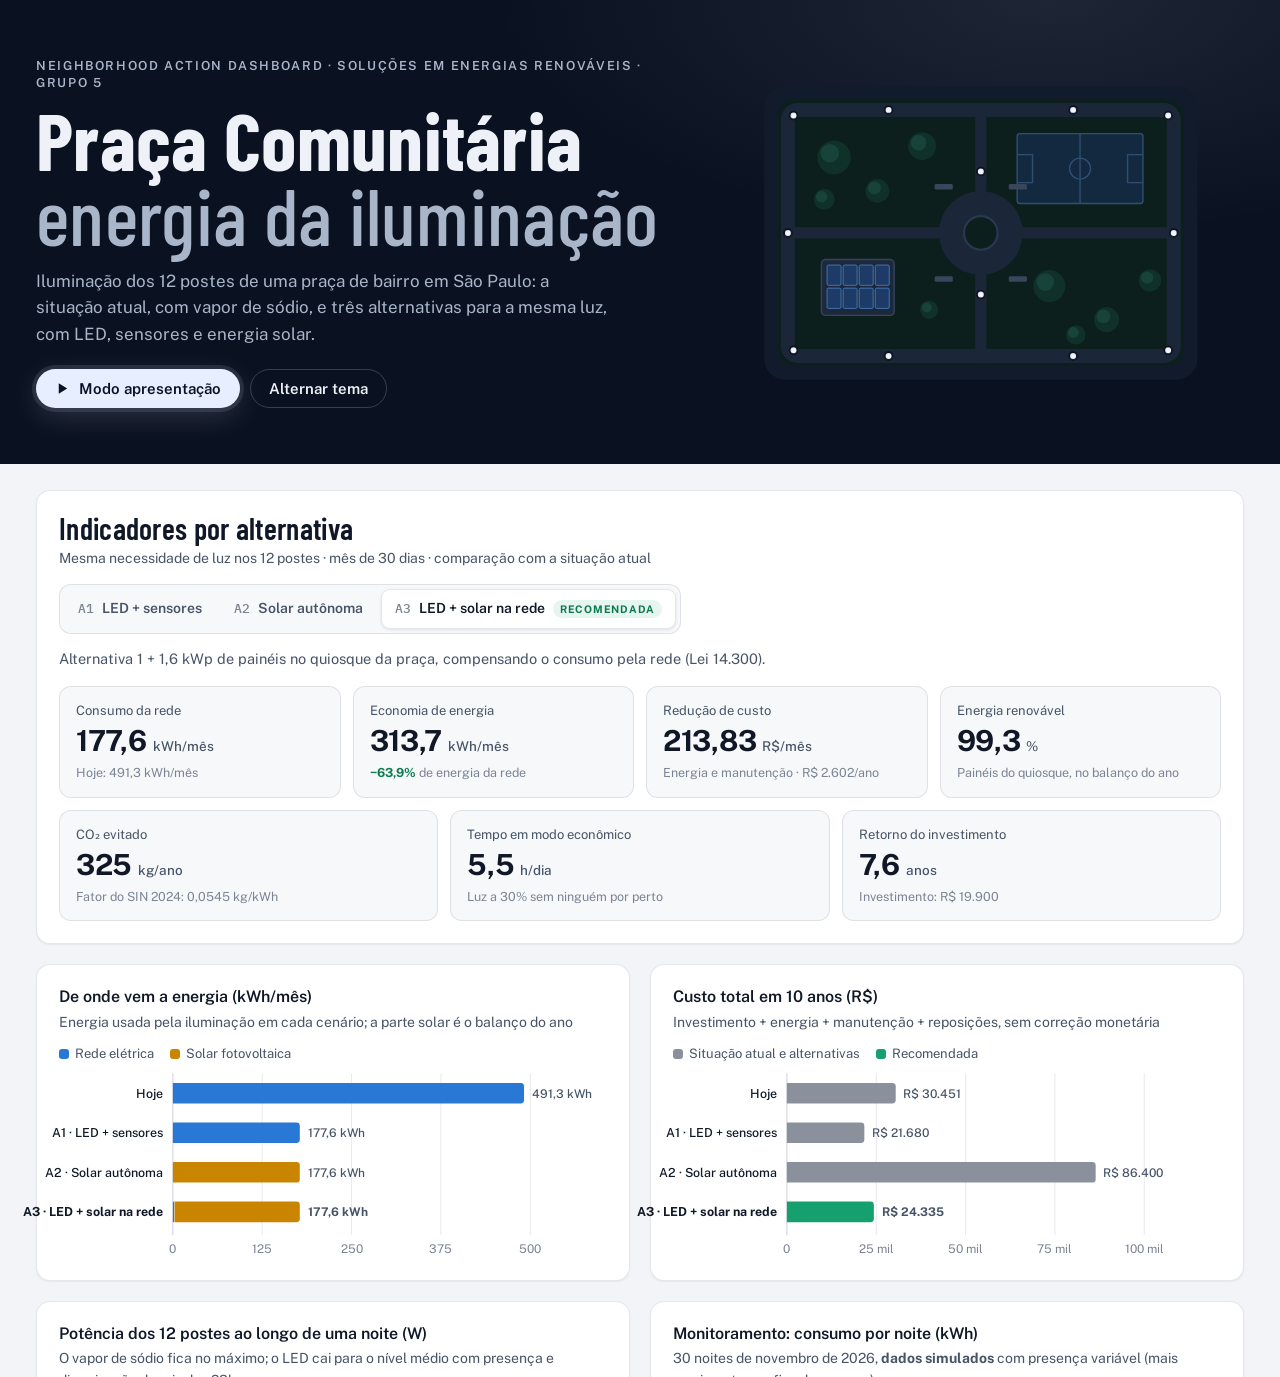
<file: index.html>
<!doctype html>
<html lang="pt-BR">
<head>
<meta charset="utf-8">
<meta http-equiv="refresh" content="0; url=sers/dashboard/index.html">
<title>Praça Comunitária · SERS</title>
</head>
<body>
<p>Abrindo o dashboard… Se não abrir, <a href="sers/dashboard/index.html">clique aqui</a>.</p>
</body>
</html>
</file>
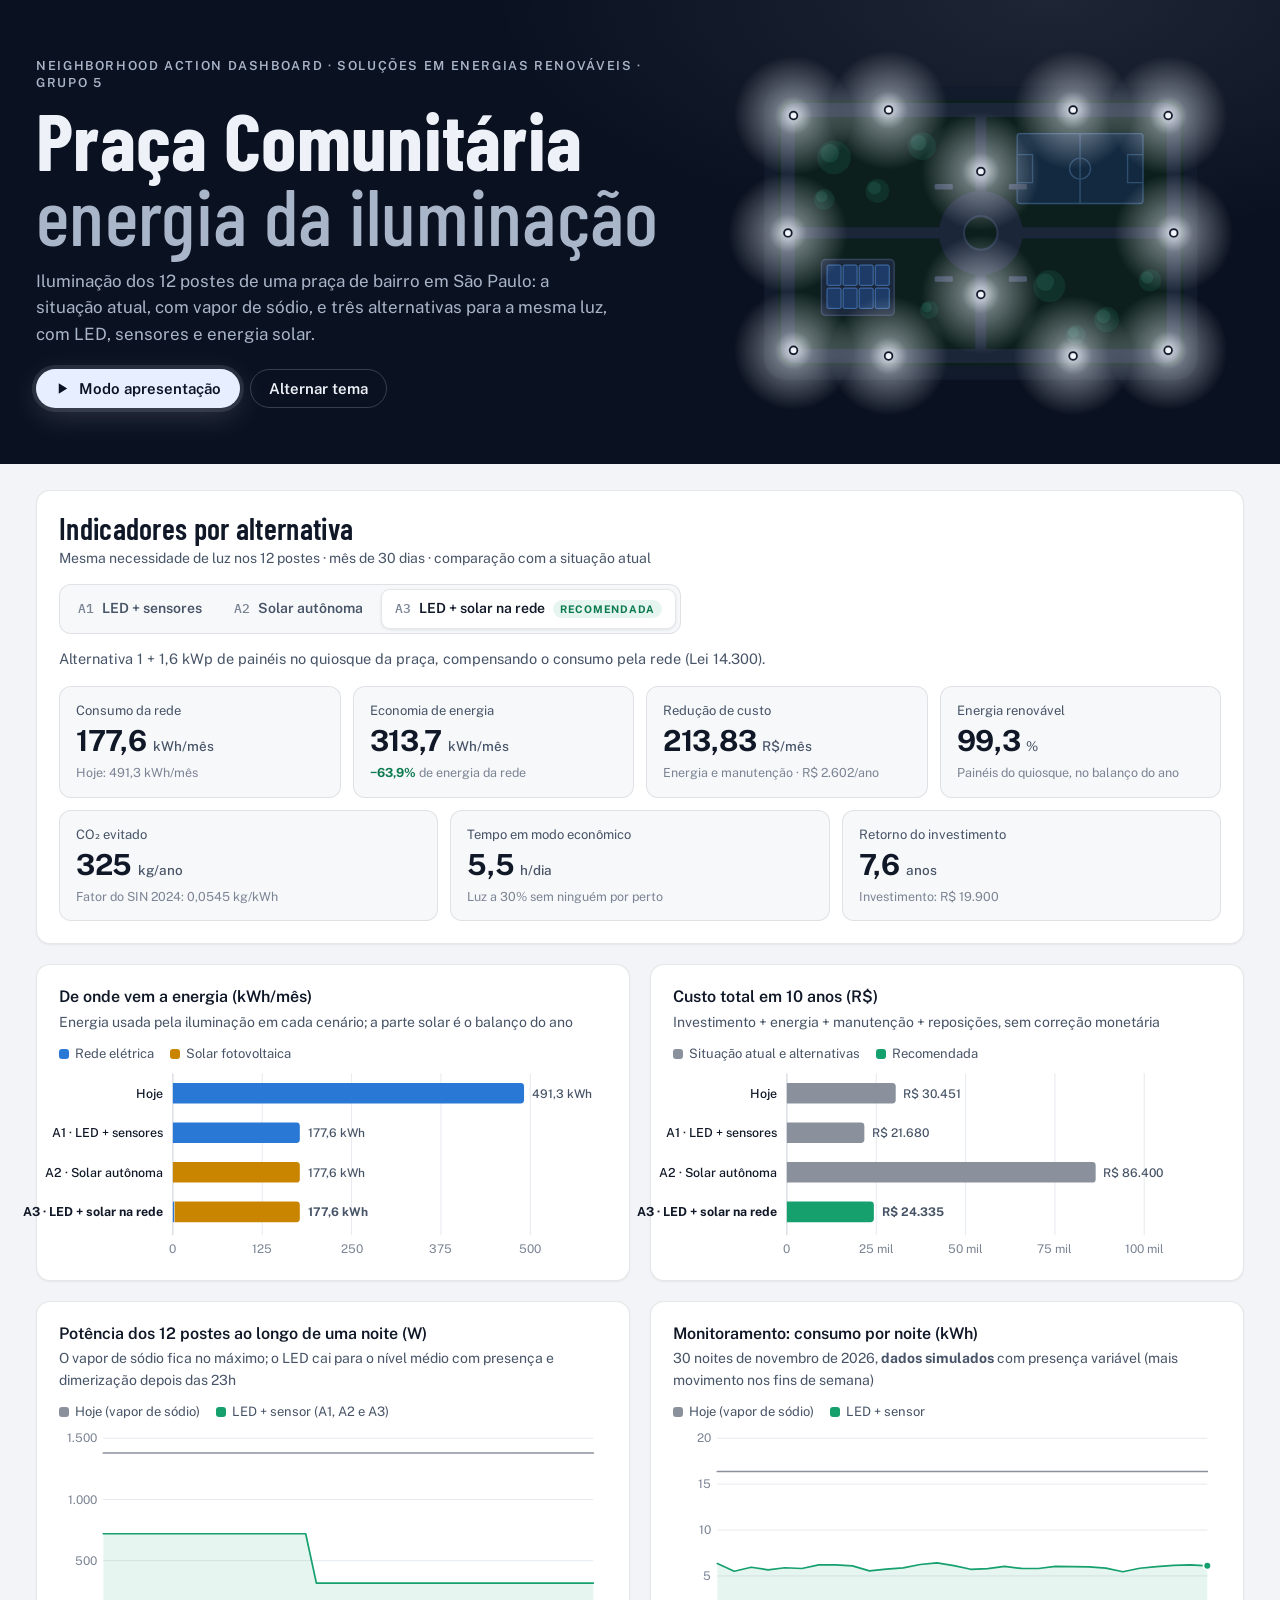
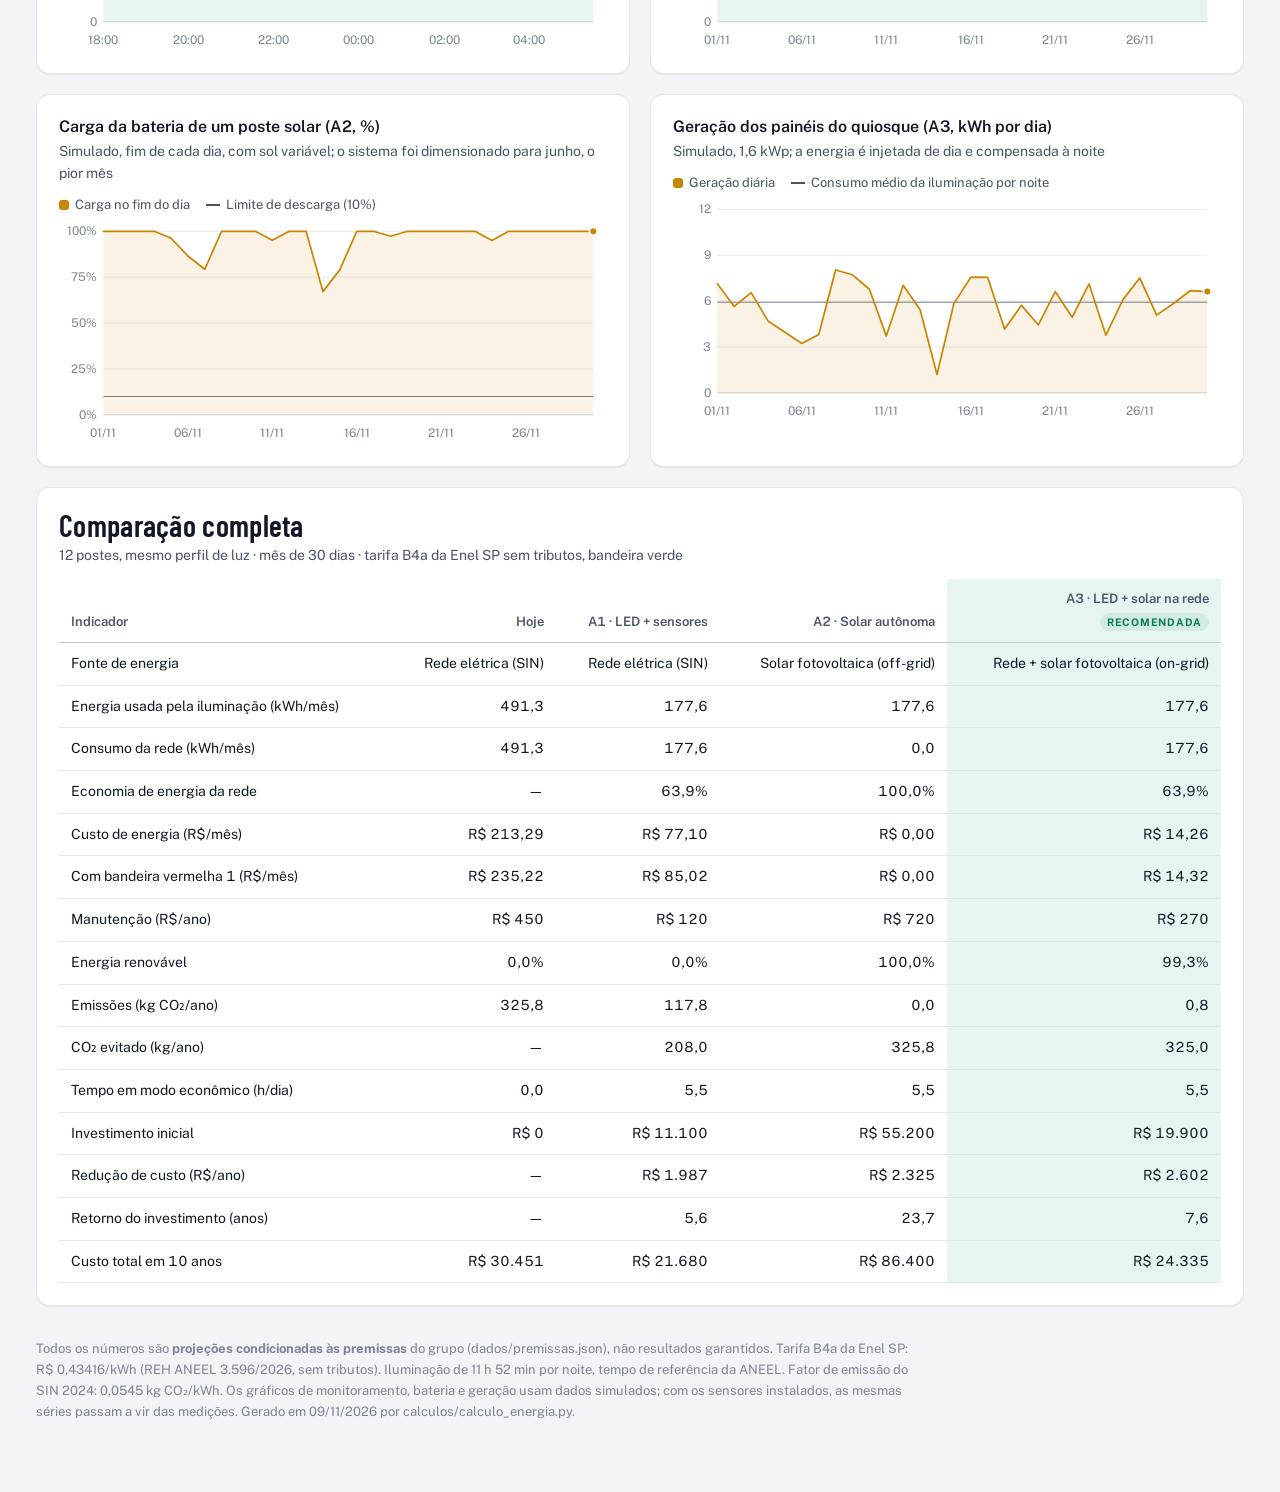
<file: sers/dashboard/index.html>
<!doctype html>
<html lang="pt-BR">
<head>
<meta charset="utf-8">
<meta name="viewport" content="width=device-width, initial-scale=1, viewport-fit=cover">
<title>Praça Comunitária Solar</title>
<meta name="claude:viewport-fit-sides" content="cover">
<link rel="stylesheet" href="fontes.css">
<style>
/* Layout: painel cívico com faixa noturna no topo (o mesmo céu do palco), seletor + 7 indicadores, grade de gráficos e tabela.
   Modo apresentação: palco 16:9 de 1600×900, noturno nos dois temas, escalado para caber em qualquer tela. */
:root {
  --f-display: "Barlow Condensed", "Arial Narrow", "Roboto Condensed", sans-serif;
  --f-body: "Public Sans", system-ui, -apple-system, "Segoe UI", Roboto, sans-serif;
  --f-mono: "IBM Plex Mono", ui-monospace, SFMono-Regular, Menlo, Consolas, monospace;

  --bg: #f2f4f7;
  --surface: #ffffff;
  --surface-2: #f7f8fa;
  --ink: #101828;
  --ink-2: #475467;
  --muted: #7b8494;
  --line: #e2e6ec;
  --axis: #c3c9d3;
  --ring: rgba(16, 24, 40, 0.10);
  --focus: #2a78d6;
  --hoje: #8b919c;
  --novo: #15a06e;
  --rede: #2a78d6;
  --solar: #c98500;
  --novo-wash: rgba(21, 160, 110, 0.10);
  --good-ink: #0b7a4f;
  --sombra: 0 1px 2px rgba(16, 24, 40, 0.06);

  /* palco noturno: igual nos dois temas */
  --n-sky: #05080f;
  --n-stage: #0a1120;
  --n-card: #101a2d;
  --n-card-2: #152139;
  --n-line: #22304a;
  --n-axis: #34435f;
  --n-borda: rgba(238, 242, 248, 0.20);
  --n-barra: rgba(10, 17, 32, 0.88);
  --n-ink: #eef2f8;
  --n-ink-2: #a9b5c8;
  --n-muted: #74819a;
  --n-hoje: #8f97a5;
  --n-novo: #1fae7b;
  --n-rede: #3987e5;
  --n-solar: #c98500;
  --n-novo-wash: rgba(31, 174, 123, 0.16);
  --sodio: #ffad33;
  --led: #e6eeff;
  --deixa: #ffad33;

  /* desenho da praça */
  --calcada: #121b2b;
  --grama: #0c1f1c;
  --piso: #1b2638;
  --piso-2: #2a3850;
  --arvore: #10302a;
  --arvore-2: #17433a;
  --quadra: #13293f;
  --quadra-linha: #2f4f70;
  --quiosque: #1c283b;
  --quiosque-linha: #34445e;
  --painel: #1d3b66;
  --painel-linha: #4c7fc2;
  --banco: #39465c;
  --poste: #f2f5fb;
}
@media (prefers-color-scheme: dark) {
  :root:not([data-theme="light"]) {
    --bg: #0b0f16; --surface: #121823; --surface-2: #161d2a; --ink: #edf1f7; --ink-2: #a8b2c3; --muted: #7d889b;
    --line: #232c3b; --axis: #364254; --ring: rgba(255, 255, 255, 0.09); --focus: #6aa7f0;
    --hoje: #8f97a5; --novo: #1fae7b; --rede: #3987e5; --solar: #c98500; --novo-wash: rgba(31, 174, 123, 0.15);
    --good-ink: #3ccb92; --sombra: none; color-scheme: dark;
  }
}
:root[data-theme="dark"] {
  --bg: #0b0f16; --surface: #121823; --surface-2: #161d2a; --ink: #edf1f7; --ink-2: #a8b2c3; --muted: #7d889b;
  --line: #232c3b; --axis: #364254; --ring: rgba(255, 255, 255, 0.09); --focus: #6aa7f0;
  --hoje: #8f97a5; --novo: #1fae7b; --rede: #3987e5; --solar: #c98500; --novo-wash: rgba(31, 174, 123, 0.15);
  --good-ink: #3ccb92; --sombra: none; color-scheme: dark;
}

* { box-sizing: border-box; }
[hidden] { display: none !important; }
body { margin: 0; background: var(--bg); color: var(--ink); font: 400 16px/1.55 var(--f-body); -webkit-font-smoothing: antialiased; }
a { color: inherit; }
button { font: inherit; color: inherit; }
:focus-visible { outline: 2px solid var(--focus); outline-offset: 2px; }
h1, h2, h3 { text-wrap: balance; }
.icone { width: 1em; height: 1em; flex: none; }

/* tokens dos gráficos: no painel seguem o tema; no palco, a noite */
.vista { --c-hoje: var(--hoje); --c-novo: var(--novo); --c-rede: var(--rede); --c-solar: var(--solar); --c-ink: var(--ink); --c-ink2: var(--ink-2); --c-muted: var(--muted); --c-grid: var(--line); --c-axis: var(--axis); --c-surface: var(--surface); --c-good: var(--good-ink); --c-wash: var(--novo-wash); }
.palco, .gaveta { --c-hoje: var(--n-hoje); --c-novo: var(--n-novo); --c-rede: var(--n-rede); --c-solar: var(--n-solar); --c-ink: var(--n-ink); --c-ink2: var(--n-ink-2); --c-muted: var(--n-muted); --c-grid: var(--n-line); --c-axis: var(--n-axis); --c-surface: var(--n-card); --c-good: var(--n-novo); --c-wash: var(--n-novo-wash); }

/* ---------- faixa noturna (topo do painel e do roteiro) ---------- */
.faixa { background: radial-gradient(900px 380px at 82% 0%, rgba(230, 238, 255, 0.09), transparent 62%), var(--n-stage); color: var(--n-ink); }
.faixa-in { max-width: 1240px; margin: 0 auto; padding-block: 40px 38px; padding-left: max(16px, env(safe-area-inset-left, 0px)); padding-right: max(16px, env(safe-area-inset-right, 0px)); display: grid; grid-template-columns: minmax(0, 1.1fr) minmax(0, 0.9fr); gap: 28px 40px; align-items: center; }
.faixa-in > * { min-width: 0; }
.faixa-curta .faixa-in { grid-template-columns: 1fr; padding-block: 28px 30px; }
@media (max-width: 880px) { .faixa-in { grid-template-columns: 1fr; } .faixa-ilus { max-width: 520px; } }
.olho { font: 600 12.5px/1.35 var(--f-body); letter-spacing: 0.13em; text-transform: uppercase; margin: 0 0 10px; color: var(--muted); }
.faixa .olho { color: var(--n-ink-2); }
.faixa h1 { font: 700 clamp(46px, 7vw, 80px)/0.94 var(--f-display); margin: 0; letter-spacing: 0.004em; }
.faixa h1 em { display: block; font-style: normal; color: var(--n-ink-2); font-weight: 500; }
.faixa-sub { color: var(--n-ink-2); max-width: 58ch; margin: 16px 0 22px; font-size: 17px; }
.acoes { display: flex; flex-wrap: wrap; gap: 10px; }
.btn { display: inline-flex; align-items: center; gap: 9px; border-radius: 999px; padding: 11px 18px; font: 600 15px/1 var(--f-body); text-decoration: none; cursor: pointer; border: 1px solid transparent; background: none; }
.btn-luz { background: var(--led); color: var(--n-stage); box-shadow: 0 0 0 4px rgba(230, 238, 255, 0.10), 0 8px 30px rgba(230, 238, 255, 0.16); }
.btn-luz:hover { background: #ffffff; }
.btn-fantasma { color: var(--n-ink); border-color: var(--n-borda); }
.btn-fantasma:hover { background: rgba(238, 242, 248, 0.07); }
.faixa-ilus svg { display: block; width: 100%; height: auto; }

/* ---------- painel ---------- */
.miolo { max-width: 1240px; margin: 0 auto; padding-block: 26px 56px; padding-left: max(16px, env(safe-area-inset-left, 0px)); padding-right: max(16px, env(safe-area-inset-right, 0px)); display: grid; gap: 20px; }
.bloco { background: var(--surface); border: 1px solid var(--ring); border-radius: 14px; padding: 22px; box-shadow: var(--sombra); min-width: 0; }
.bloco-topo { display: flex; flex-wrap: wrap; gap: 14px 24px; align-items: flex-end; justify-content: space-between; }
.vista h2 { font: 600 30px/1.05 var(--f-display); margin: 0; letter-spacing: 0.01em; }
.vista h3 { font: 600 16px/1.3 var(--f-body); margin: 0; }
.sub { color: var(--ink-2); font-size: 14px; margin: 4px 0 0; }
.seletor { display: inline-flex; flex-wrap: wrap; gap: 4px; background: var(--surface-2); border: 1px solid var(--ring); border-radius: 12px; padding: 4px; }
.seletor button { border: 0; background: transparent; border-radius: 9px; padding: 9px 14px; cursor: pointer; font-weight: 600; font-size: 14px; color: var(--ink-2); display: inline-flex; gap: 8px; align-items: center; }
.seletor button:hover { color: var(--ink); }
.seletor button[aria-checked="true"] { background: var(--surface); color: var(--ink); box-shadow: inset 0 0 0 1px var(--ring), 0 1px 3px rgba(16, 24, 40, 0.10); }
.seletor .cod { font-family: var(--f-mono); font-weight: 500; font-size: 12.5px; color: var(--muted); }
.chip-rec { font: 700 10.5px/1 var(--f-body); letter-spacing: 0.07em; text-transform: uppercase; color: var(--c-good); background: var(--c-wash); padding: 4px 7px; border-radius: 999px; white-space: nowrap; }
.alt-desc { color: var(--ink-2); font-size: 14.5px; margin: 14px 0 0; }
.tiles { display: flex; flex-wrap: wrap; gap: 12px; margin-top: 16px; }
.tiles > .tile { flex: 1 1 230px; }
.tile { border: 1px solid var(--ring); border-radius: 12px; padding: 14px 16px; background: var(--surface-2); display: grid; gap: 4px; align-content: start; min-width: 0; }
.tile .k { font-size: 13px; color: var(--ink-2); margin: 0; }
.tile .v { margin: 0; display: flex; align-items: baseline; gap: 6px; flex-wrap: wrap; }
.tile .v b { font: 650 29px/1.1 var(--f-body); letter-spacing: -0.01em; }
.tile .v small { font-size: 13.5px; color: var(--ink-2); font-weight: 500; }
.tile .d { font-size: 12.5px; color: var(--muted); margin: 2px 0 0; }
.delta { color: var(--c-good); font-weight: 650; }
.grade { display: grid; grid-template-columns: repeat(auto-fit, minmax(min(100%, 520px), 1fr)); gap: 20px; }
.legenda { display: flex; flex-wrap: wrap; gap: 6px 16px; font-size: 13px; color: var(--ink-2); margin: 10px 0 6px; }
.legenda i { display: inline-block; width: 10px; height: 10px; border-radius: 3px; margin-right: 6px; vertical-align: -1px; }
.legenda i.linha { height: 2px; width: 14px; border-radius: 0; vertical-align: 3px; }
.graf { position: relative; width: 100%; }
.graf svg { display: block; width: 100%; height: auto; overflow: visible; }
.graf svg text { font-family: var(--f-body); }
.tabela-wrap { overflow-x: auto; margin-top: 12px; }
table { width: 100%; border-collapse: collapse; font-size: 14px; font-variant-numeric: tabular-nums; }
th, td { padding: 10px 12px; text-align: right; border-bottom: 1px solid var(--line); white-space: nowrap; }
th:first-child, td:first-child { text-align: left; white-space: normal; min-width: 210px; }
thead th { color: var(--ink-2); font-weight: 600; font-size: 13px; border-bottom-color: var(--axis); vertical-align: bottom; }
thead th .chip-rec { display: inline-block; margin-top: 4px; }
td.rec, th.rec { background: var(--novo-wash); }
.nota { font-size: 13px; color: var(--muted); line-height: 1.6; max-width: 110ch; }
.nota a { color: var(--ink-2); }

/* ---------- roteiro ---------- */
.passos { display: grid; grid-template-columns: repeat(auto-fit, minmax(min(100%, 250px), 1fr)); gap: 12px; margin: 14px 0 0; padding: 0; list-style: none; counter-reset: passo; }
.passos li { background: var(--surface-2); border: 1px solid var(--ring); border-radius: 12px; padding: 14px 16px; font-size: 14.5px; color: var(--ink-2); counter-increment: passo; }
.passos li::before { content: counter(passo); display: inline-grid; place-items: center; width: 24px; height: 24px; border-radius: 50%; background: var(--ink); color: var(--surface); font: 700 13px/1 var(--f-body); margin-right: 8px; }
.passos b, .passos kbd { color: var(--ink); }
kbd { font: 500 12.5px/1 var(--f-mono); border: 1px solid var(--axis); border-bottom-width: 2px; border-radius: 5px; padding: 2px 6px; background: var(--surface); }
.falas { list-style: none; margin: 0; padding: 0; display: grid; gap: 12px; }
.fala-item { display: grid; grid-template-columns: 62px minmax(0, 1fr); gap: 4px 16px; background: var(--surface); border: 1px solid var(--ring); border-radius: 14px; padding: 18px 20px; box-shadow: var(--sombra); }
.fala-num { grid-row: span 3; font: 700 44px/0.9 var(--f-display); color: var(--muted); }
.fala-cab { display: flex; flex-wrap: wrap; gap: 4px 14px; align-items: baseline; }
.fala-cab h3 { font: 600 22px/1.15 var(--f-display); letter-spacing: 0.01em; }
.fala-tempo { font: 500 13px/1 var(--f-mono); color: var(--muted); }
.fala-acao { font-size: 13.5px; color: var(--muted); margin: 0; }
.fala-txt { font-size: 19px; line-height: 1.55; margin: 6px 0 0; max-width: 70ch; }
.deixa { display: inline-block; font: 700 0.62em/1 var(--f-body); letter-spacing: 0.05em; text-transform: uppercase; background: var(--deixa); color: var(--n-stage); border-radius: 6px; padding: 0.38em 0.55em; vertical-align: 0.18em; white-space: nowrap; }
@media (max-width: 560px) { .fala-item { grid-template-columns: 1fr; } .fala-num { grid-row: auto; font-size: 30px; } }

/* ---------- apresentação ---------- */
html.apresentando, html.apresentando body { overflow: hidden; }
.apres { position: fixed; inset: 0; background: var(--n-sky); z-index: 50; color: var(--n-ink); }
.apres.ocioso { cursor: none; }
.palco { position: absolute; left: 50%; top: 50%; width: 1600px; height: 900px; transform: translate(-50%, -50%) scale(var(--s, 0.5)); transform-origin: center; overflow: hidden;
  background: radial-gradient(1100px 520px at 78% -8%, rgba(230, 238, 255, 0.08), transparent 60%), radial-gradient(700px 400px at 0% 110%, rgba(255, 173, 51, 0.05), transparent 60%), var(--n-stage); font-family: var(--f-body); }
.cena { position: absolute; inset: 0; padding: 64px 88px 72px; display: none; }
.cena.ativa { display: flex; flex-direction: column; gap: 30px; }
.cena .olho { color: var(--n-ink-2); font-size: 16px; margin-bottom: 12px; }
.cena h2 { font: 600 58px/1.0 var(--f-display); margin: 0; letter-spacing: 0.004em; color: var(--n-ink); max-width: 30ch; }
.cena.ativa .ent { animation: entra 0.7s cubic-bezier(0.2, 0.7, 0.2, 1) both; animation-delay: var(--d, 0ms); }
@keyframes entra { from { opacity: 0; transform: translateY(16px); } to { opacity: 1; transform: none; } }
.n-card { background: var(--n-card); border: 1px solid var(--n-line); border-radius: 18px; }
.selo { position: absolute; font: 600 15px/1 var(--f-body); background: var(--n-barra); border: 1px solid var(--n-borda); color: var(--n-ink); padding: 9px 13px; border-radius: 999px; white-space: nowrap; display: inline-flex; gap: 8px; align-items: center; }
.selo .ponto { width: 9px; height: 9px; border-radius: 50%; display: inline-block; }
.fig-praca { position: relative; margin: 0; }
.fig-praca svg { display: block; width: 100%; height: auto; }

/* capa */
.cena-capa.ativa { flex-direction: row; align-items: center; gap: 48px; padding-right: 64px; }
.capa-txt { flex: 1 1 0; min-width: 0; display: flex; flex-direction: column; }
.capa-txt h1 { font: 700 156px/0.84 var(--f-display); margin: 0 0 30px; letter-spacing: -0.005em; color: var(--n-ink); }
.capa-txt h1 span { display: block; color: var(--led); text-shadow: 0 0 40px rgba(230, 238, 255, 0.25); }
.capa-tese { font-size: 28px; line-height: 1.35; color: var(--n-ink-2); margin: 0 0 30px; max-width: 24ch; }
.capa-desafio { font-size: 17px; color: var(--n-muted); margin: 0 0 34px; }
.capa-grupo { display: flex; flex-wrap: wrap; gap: 8px 10px; max-width: 640px; }
.capa-grupo b { font: 700 15px/1 var(--f-body); letter-spacing: 0.1em; text-transform: uppercase; color: var(--n-ink); padding: 9px 0; margin-right: 6px; }
.capa-grupo span { font-size: 15px; color: var(--n-ink-2); border: 1px solid var(--n-line); border-radius: 999px; padding: 7px 13px; }
.capa-ilus { flex: 0 0 700px; }

/* problema */
.prob { display: grid; grid-template-columns: 760px 1fr; gap: 48px; align-items: start; flex: 1; }
.fatos { display: grid; grid-template-columns: 1fr 1fr; gap: 16px; }
.fato { padding: 20px 22px; }
.fato b { display: block; font: 650 46px/1 var(--f-body); letter-spacing: -0.015em; color: var(--n-ink); margin-bottom: 8px; }
.fato b small { font-size: 22px; font-weight: 600; color: var(--n-ink-2); margin-left: 4px; }
.fato span { font-size: 17px; color: var(--n-ink-2); line-height: 1.35; display: block; }
.publico { margin-top: 18px; padding: 20px 22px; font-size: 19px; line-height: 1.45; color: var(--n-ink-2); }
.publico strong { color: var(--n-ink); }

/* consumo */
.consumo { display: grid; grid-template-columns: 1fr 470px; gap: 36px; flex: 1; align-items: start; }
.eq { padding: 10px 30px; }
.eq-linha { display: grid; grid-template-columns: 150px 1fr; gap: 4px 18px; padding: 17px 0; border-bottom: 1px solid var(--n-line); align-items: baseline; }
.eq-linha:last-child { border-bottom: 0; }
.eq-rot { font: 600 14px/1.2 var(--f-body); letter-spacing: 0.1em; text-transform: uppercase; color: var(--n-muted); }
.eq-linha code { font: 500 30px/1.25 var(--f-mono); color: var(--n-ink); }
.eq-linha code em { font-style: normal; color: var(--n-ink-2); }
.eq-nota { grid-column: 2; font-size: 15.5px; color: var(--n-muted); }
.eq-linha.final code { color: var(--sodio); font-weight: 500; }
.estim { padding: 28px 30px; display: grid; gap: 4px; }
.estim .rot { font: 600 14px/1.2 var(--f-body); letter-spacing: 0.1em; text-transform: uppercase; color: var(--n-muted); margin: 0; }
.estim .grande { font: 650 74px/1 var(--f-body); letter-spacing: -0.02em; margin: 6px 0 16px; }
.estim .grande small { font-size: 28px; color: var(--n-ink-2); font-weight: 600; letter-spacing: 0; }
.estim dl { margin: 0; display: grid; }
.estim dl div { display: flex; justify-content: space-between; gap: 16px; padding: 12px 0; border-top: 1px solid var(--n-line); font-size: 18px; }
.estim dt { color: var(--n-ink-2); }
.estim dd { margin: 0; font-weight: 650; font-variant-numeric: tabular-nums; }
.estim .fonte { font-size: 13.5px; color: var(--n-muted); margin: 12px 0 0; line-height: 1.45; }
.insight { grid-column: 1 / -1; margin: 0; padding: 20px 26px; font-size: 22px; line-height: 1.4; color: var(--n-ink-2); border-color: rgba(255, 173, 51, 0.35); }
.insight b { color: var(--sodio); font-weight: 650; }

/* sensor */
.sensor { display: grid; grid-template-columns: 720px 1fr; gap: 40px; flex: 1; align-items: start; }
.sensor-dir { display: grid; gap: 18px; }
.graf-card { padding: 20px 22px 14px; }
.graf-card h3 { font: 600 19px/1.2 var(--f-body); margin: 0; color: var(--n-ink); }
.graf-card .legenda { color: var(--n-ink-2); font-size: 15px; margin: 10px 0 4px; }
.stats { display: grid; grid-template-columns: repeat(3, 1fr); gap: 14px; }
.stat { padding: 18px 20px; }
.stat b { display: block; font: 650 40px/1 var(--f-body); letter-spacing: -0.015em; margin-bottom: 8px; }
.stat b.verde { color: var(--n-novo); }
.stat span { font-size: 15.5px; color: var(--n-ink-2); line-height: 1.35; display: block; }

/* alternativas */
.alts { display: grid; grid-template-columns: repeat(3, 1fr); gap: 20px; }
.alt { padding: 24px 26px; display: grid; gap: 14px; align-content: start; position: relative; }
.alt.rec { border-color: var(--n-novo); box-shadow: 0 0 0 1px var(--n-novo), 0 10px 40px rgba(31, 174, 123, 0.12); }
.alt-topo { display: flex; align-items: center; gap: 14px; }
.alt-ico { width: 54px; height: 54px; border-radius: 14px; background: var(--n-card-2); display: grid; place-items: center; flex: none; }
.alt-ico svg { width: 34px; height: 34px; }
.alt-nome { display: grid; gap: 3px; }
.alt-nome .cod { font: 500 15px/1 var(--f-mono); color: var(--n-muted); }
.alt-nome b { font: 600 30px/1.02 var(--f-display); letter-spacing: 0.01em; }
.alt p { margin: 0; font-size: 16.5px; color: var(--n-ink-2); line-height: 1.4; min-height: 46px; }
.alt dl { margin: 0; display: grid; grid-template-columns: 1fr 1fr; gap: 12px 18px; }
.alt dt { font-size: 14px; color: var(--n-muted); }
.alt dd { margin: 2px 0 0; font: 650 26px/1.1 var(--f-body); letter-spacing: -0.01em; }
.alt dd small { font-size: 15px; font-weight: 500; color: var(--n-ink-2); }
.alt .chip-rec { position: absolute; top: 22px; right: 22px; font-size: 12px; }
.custo10 { padding: 18px 26px 10px; }
.custo10 .cab { display: flex; justify-content: space-between; align-items: baseline; gap: 20px; }
.custo10 h3 { font: 600 19px/1.2 var(--f-body); margin: 0; }
.custo10 .cab span { font-size: 14.5px; color: var(--n-muted); }

/* diagrama */
.diag { display: grid; grid-template-rows: repeat(6, 1fr); gap: 10px; flex: 1; position: relative; padding-right: 44px; }
.camada { display: grid; grid-template-columns: 214px 1fr; gap: 14px; align-items: stretch; position: relative; }
.camada + .camada::before { content: ""; position: absolute; left: 107px; top: -10px; width: 2px; height: 10px; background: var(--n-axis); }
.cam-rot { border-radius: 12px; padding: 12px 16px; display: flex; flex-direction: column; justify-content: center; background: var(--n-card-2); border: 1px solid var(--n-line); }
.cam-rot i { font: 500 13px/1 var(--f-mono); font-style: normal; color: var(--n-muted); margin-bottom: 4px; }
.cam-rot b { font: 600 22px/1.05 var(--f-display); letter-spacing: 0.02em; text-transform: uppercase; }
.cam-caixas { display: flex; gap: 10px; min-width: 0; }
.caixa { flex: 1 1 0; min-width: 0; background: var(--n-card); border: 1px solid var(--n-line); border-radius: 12px; padding: 11px 15px; display: grid; align-content: center; gap: 2px; }
.caixa b { font-size: 17px; font-weight: 600; line-height: 1.25; }
.caixa span { font-size: 14.5px; color: var(--n-ink-2); line-height: 1.3; }
.caixa.solar { border-color: rgba(201, 133, 0, 0.55); }
.caixa.larga { flex: 3 1 0; }
.caixa.seta { flex: 0 0 auto; background: none; border: 0; padding: 0 2px; color: var(--n-muted); font-size: 22px; }
.caixa code { font: 500 15px/1.4 var(--f-mono); color: var(--n-ink); }
.ind-chips { display: flex; flex-wrap: wrap; gap: 8px; }
.ind-chips span { font-size: 15px; color: var(--n-ink); background: var(--n-card-2); border: 1px solid var(--n-line); border-radius: 999px; padding: 6px 12px; }
.retorno { position: absolute; right: -44px; top: 50%; height: calc(200% + 20px); width: 30px; border: 2px dashed var(--deixa); border-left: 0; border-radius: 0 14px 14px 0; opacity: 0.85; }
.retorno span { position: absolute; left: calc(100% + 14px); top: 50%; transform: translate(-50%, -50%) rotate(90deg); white-space: nowrap; font: 600 14px/1 var(--f-body); color: var(--deixa); letter-spacing: 0.04em; }

/* dashboard dentro do palco */
.dcena-topo { display: flex; justify-content: space-between; align-items: flex-end; gap: 30px; }
.palco .seletor { background: var(--n-card); border-color: var(--n-line); padding: 5px; border-radius: 14px; }
.palco .seletor { flex-wrap: nowrap; }
.palco .seletor button { font-size: 18px; padding: 12px 16px; color: var(--n-ink-2); border-radius: 10px; white-space: nowrap; }
.palco .seletor button:hover { color: var(--n-ink); }
.palco .seletor button[aria-checked="true"] { background: var(--n-card-2); color: var(--n-ink); box-shadow: inset 0 0 0 1px var(--n-borda); }
.palco .seletor .cod { font-size: 15px; color: var(--n-muted); }
.palco .alt-desc { color: var(--n-ink-2); font-size: 18px; margin: -12px 0 0; }
.palco .tiles { display: grid; grid-template-columns: repeat(7, 1fr); gap: 12px; margin: 0; }
.palco .tile { background: var(--n-card); border-color: var(--n-line); padding: 16px 16px 14px; }
.palco .tile .k { font-size: 14.5px; color: var(--n-ink-2); min-height: 38px; }
.palco .tile .v { flex-direction: column; align-items: flex-start; gap: 2px; }
.palco .tile .v b { font-size: 36px; color: var(--n-ink); }
.palco .tile .v small { font-size: 15px; color: var(--n-ink-2); }
.palco .tile .d { font-size: 13.5px; color: var(--n-muted); }
.dgrafs { display: grid; grid-template-columns: 1fr 1fr; gap: 20px; flex: 1; min-height: 0; }

/* benefícios */
.bl { display: grid; grid-template-columns: 1fr 1fr; gap: 24px; flex: 1; align-items: start; }
.bl-col { padding: 26px 30px 12px; }
.bl-col h3 { font: 600 34px/1 var(--f-display); letter-spacing: 0.02em; text-transform: uppercase; margin: 0 0 10px; display: flex; align-items: center; gap: 12px; }
.bl-col ul { list-style: none; margin: 0; padding: 0; }
.bl-col li { display: grid; grid-template-columns: 30px 1fr; gap: 14px; padding: 15px 0; border-top: 1px solid var(--n-line); font-size: 20px; line-height: 1.38; color: var(--n-ink); }
.bl-col li span { color: var(--n-ink-2); display: block; font-size: 16.5px; margin-top: 2px; }
.bl-col li svg { width: 26px; height: 26px; margin-top: 2px; }
.bl-col h3 svg { width: 34px; height: 34px; flex: none; }

/* fim */
.cena-fim.ativa { justify-content: center; }
.fim h2 { font-size: 150px; line-height: 0.85; margin-bottom: 40px; }
.fim-nums { display: grid; grid-template-columns: repeat(4, 1fr); gap: 18px; margin-bottom: 40px; }
.fim-nums div { padding: 22px 24px; }
.fim-nums b { display: block; font: 650 54px/1 var(--f-body); letter-spacing: -0.02em; margin-bottom: 10px; }
.fim-nums b.verde { color: var(--n-novo); }
.fim-nums span { font-size: 17px; color: var(--n-ink-2); line-height: 1.35; display: block; }
.fim-rodape { display: flex; justify-content: space-between; gap: 30px; font-size: 17px; color: var(--n-ink-2); border-top: 1px solid var(--n-line); padding-top: 22px; }

/* controles da apresentação */
.barra { position: fixed; left: 50%; bottom: calc(14px + env(safe-area-inset-bottom, 0px)); transform: translateX(-50%); display: flex; gap: 4px; align-items: center; background: var(--n-barra); backdrop-filter: blur(10px); -webkit-backdrop-filter: blur(10px); border: 1px solid var(--n-line); border-radius: 999px; padding: 5px; transition: opacity 0.25s; z-index: 60; max-width: calc(100vw - 24px); overflow-x: auto; }
.barra button { border: 0; background: transparent; color: var(--n-ink); border-radius: 999px; padding: 9px 14px; cursor: pointer; font-size: 14px; font-weight: 600; display: inline-flex; gap: 7px; align-items: center; white-space: nowrap; }
.barra button:hover { background: rgba(238, 242, 248, 0.09); }
.barra .ctr { font: 500 14px/1 var(--f-mono); color: var(--n-ink-2); padding: 0 10px; white-space: nowrap; }
.barra .sep { width: 1px; height: 22px; background: var(--n-line); margin: 0 4px; flex: none; }
.progresso { position: fixed; left: 0; right: 0; bottom: 0; height: 3px; background: rgba(238, 242, 248, 0.06); z-index: 60; transition: opacity 0.25s; }
.progresso i { display: block; height: 100%; background: var(--led); width: 0; transition: width 0.4s ease; }
.apres.ocioso .barra, .apres.ocioso .progresso { opacity: 0; pointer-events: none; }
.apres.limpo .barra, .apres.limpo .progresso { display: none; }
.aviso { position: fixed; top: calc(16px + env(safe-area-inset-top, 0px)); left: 50%; transform: translateX(-50%); background: var(--n-card-2); color: var(--n-ink); border: 1px solid var(--n-borda); border-radius: 12px; padding: 12px 16px; font-size: 14.5px; z-index: 80; max-width: min(560px, calc(100vw - 32px)); box-shadow: 0 10px 40px rgba(0, 0, 0, 0.4); }

/* teleprompter na mesma janela (quando não dá para abrir outra) */
.gaveta { position: fixed; top: 0; right: 0; bottom: 0; width: min(460px, 100vw); background: var(--n-card); border-left: 1px solid var(--n-line); z-index: 70; overflow-y: auto; color: var(--n-ink); padding-top: env(safe-area-inset-top, 0px); padding-bottom: env(safe-area-inset-bottom, 0px); padding-right: env(safe-area-inset-right, 0px); }
.gaveta-aviso { margin: 0; padding: 12px 22px; font-size: 13px; color: var(--n-ink-2); background: var(--n-card-2); border-bottom: 1px solid var(--n-line); }
.tp { padding: 20px 22px 24px; display: grid; gap: 16px; }
.tp-topo { display: flex; flex-wrap: wrap; gap: 6px 14px; align-items: baseline; justify-content: space-between; }
.tp-cena { font: 600 12.5px/1.2 var(--f-body); letter-spacing: 0.12em; text-transform: uppercase; color: var(--n-ink-2); }
.tp-tit { font: 700 28px/1.05 var(--f-display); letter-spacing: 0.01em; display: block; margin-top: 4px; }
.tp-tempo { font: 500 14px/1.5 var(--f-mono); color: var(--n-ink-2); text-align: right; }
.tp-tempo b { color: var(--n-ink); font-weight: 500; }
.tp-tempo .alerta { color: var(--sodio); }
.tp-tempo .estouro { color: #ff7a7a; }
.tp-fala { font-size: var(--tp-fs, 26px); line-height: 1.5; margin: 0; text-wrap: pretty; }
.tp-acao { font-size: 14.5px; color: var(--n-ink-2); margin: 0; }
.tp-prox { border-top: 1px solid var(--n-line); padding-top: 12px; font-size: 14.5px; color: var(--n-ink-2); margin: 0; }
.tp-prox b { color: var(--n-ink); }
.tp-botoes { display: flex; flex-wrap: wrap; gap: 8px; }
.tp-botoes button { background: var(--n-card-2); border: 1px solid var(--n-line); color: var(--n-ink); border-radius: 10px; padding: 10px 14px; cursor: pointer; font-weight: 600; font-size: 14px; }
.tp-botoes button.prim { background: var(--led); color: var(--n-stage); border-color: transparent; }
.tp-ajuda { font-size: 12.5px; color: var(--n-muted); margin: 0; }

.dica { position: fixed; pointer-events: none; background: var(--n-card-2); color: var(--n-ink); border: 1px solid var(--n-borda); font: 500 13px/1.45 var(--f-body); padding: 8px 11px; border-radius: 9px; white-space: nowrap; opacity: 0; transform: translate(-50%, calc(-100% - 12px)); transition: opacity 0.12s; z-index: 90; box-shadow: 0 8px 24px rgba(0, 0, 0, 0.3); }
.dica b { font-weight: 650; }
.dica .lin { display: flex; gap: 8px; align-items: center; }
.dica i { width: 8px; height: 8px; border-radius: 2px; display: inline-block; }
.erro-dados { margin: 24px; padding: 16px; border: 1px solid var(--ring); border-radius: 12px; background: var(--surface); }

.praca .luz { opacity: var(--op, 0.9); }
.praca.acende .luz { animation: acendeLuz 0.9s ease both; animation-delay: calc(var(--i) * 85ms + 250ms); }
@keyframes acendeLuz { from { opacity: 0; } to { opacity: var(--op, 0.9); } }
@media (prefers-reduced-motion: reduce) {
  .cena.ativa .ent, .praca.acende .luz { animation: none; }
  .progresso i { transition: none; }
}
</style>
</head>
<body>

<!-- ================= PAINEL (dashboard) ================= -->
<div class="vista" id="vPainel">
  <header class="faixa">
    <div class="faixa-in">
      <div>
        <p class="olho">Neighborhood Action Dashboard · Soluções em Energias Renováveis · Grupo 5</p>
        <h1>Praça Comunitária <em>energia da iluminação</em></h1>
        <p class="faixa-sub" id="faixaSub"></p>
        <div class="acoes">
          <a class="btn btn-luz" href="#apresentacao"><svg class="icone" viewBox="0 0 16 16" aria-hidden="true"><path d="M4 2.5v11l9-5.5z" fill="currentColor"/></svg>Modo apresentação</a>
          <button class="btn btn-fantasma" id="btnTema" type="button">Alternar tema</button>
        </div>
      </div>
      <div class="faixa-ilus" id="faixaIlus"></div>
    </div>
  </header>

  <main class="miolo">
    <section class="bloco" aria-labelledby="tIndicadores">
      <div class="bloco-topo">
        <div>
          <h2 id="tIndicadores">Indicadores por alternativa</h2>
          <p class="sub">Mesma necessidade de luz nos 12 postes · mês de 30 dias · comparação com a situação atual</p>
        </div>
        <div class="seletor" role="radiogroup" aria-label="Alternativa" id="selPainel"></div>
      </div>
      <p class="alt-desc" id="descPainel"></p>
      <div class="tiles" id="tilesPainel" aria-live="polite"></div>
    </section>

    <div class="grade">
      <section class="bloco">
        <h3>De onde vem a energia (kWh/mês)</h3>
        <p class="sub">Energia usada pela iluminação em cada cenário; a parte solar é o balanço do ano</p>
        <div class="legenda"><span><i style="background:var(--rede)"></i>Rede elétrica</span><span><i style="background:var(--solar)"></i>Solar fotovoltaica</span></div>
        <div class="graf" id="gFonte"></div>
      </section>
      <section class="bloco">
        <h3>Custo total em 10 anos (R$)</h3>
        <p class="sub">Investimento + energia + manutenção + reposições, sem correção monetária</p>
        <div class="legenda"><span><i style="background:var(--hoje)"></i>Situação atual e alternativas</span><span><i style="background:var(--novo)"></i>Recomendada</span></div>
        <div class="graf" id="gCusto"></div>
      </section>
      <section class="bloco">
        <h3>Potência dos 12 postes ao longo de uma noite (W)</h3>
        <p class="sub">O vapor de sódio fica no máximo; o LED cai para o nível médio com presença e dimerização depois das 23h</p>
        <div class="legenda"><span><i style="background:var(--hoje)"></i>Hoje (vapor de sódio)</span><span><i style="background:var(--novo)"></i>LED + sensor (A1, A2 e A3)</span></div>
        <div class="graf" id="gNoite"></div>
      </section>
      <section class="bloco">
        <h3>Monitoramento: consumo por noite (kWh)</h3>
        <p class="sub">30 noites de novembro de 2026, <b>dados simulados</b> com presença variável (mais movimento nos fins de semana)</p>
        <div class="legenda"><span><i style="background:var(--hoje)"></i>Hoje (vapor de sódio)</span><span><i style="background:var(--novo)"></i>LED + sensor</span></div>
        <div class="graf" id="gMon"></div>
      </section>
      <section class="bloco">
        <h3>Carga da bateria de um poste solar (A2, %)</h3>
        <p class="sub">Simulado, fim de cada dia, com sol variável; o sistema foi dimensionado para junho, o pior mês</p>
        <div class="legenda"><span><i style="background:var(--solar)"></i>Carga no fim do dia</span><span><i class="linha" style="background:var(--ink-2)"></i>Limite de descarga (10%)</span></div>
        <div class="graf" id="gSoc"></div>
      </section>
      <section class="bloco">
        <h3>Geração dos painéis do quiosque (A3, kWh por dia)</h3>
        <p class="sub">Simulado, 1,6 kWp; a energia é injetada de dia e compensada à noite</p>
        <div class="legenda"><span><i style="background:var(--solar)"></i>Geração diária</span><span><i class="linha" style="background:var(--ink-2)"></i>Consumo médio da iluminação por noite</span></div>
        <div class="graf" id="gFv"></div>
      </section>
    </div>

    <section class="bloco" aria-labelledby="tTabela">
      <h2 id="tTabela">Comparação completa</h2>
      <p class="sub">12 postes, mesmo perfil de luz · mês de 30 dias · tarifa B4a da Enel SP sem tributos, bandeira verde</p>
      <div class="tabela-wrap"><table id="tabela"></table></div>
    </section>

    <p class="nota" id="notaPainel"></p>
  </main>
</div>

<!-- ================= APRESENTAÇÃO ================= -->
<div class="apres" id="vApres" hidden>
  <div class="palco" id="palco" aria-live="polite"></div>
  <div class="barra" id="barra">
    <button type="button" id="bAnt" aria-label="Cena anterior"><svg class="icone" viewBox="0 0 16 16" aria-hidden="true"><path d="M10.5 3 5.5 8l5 5" fill="none" stroke="currentColor" stroke-width="1.8" stroke-linecap="round" stroke-linejoin="round"/></svg></button>
    <span class="ctr" id="ctr">1 / 9</span>
    <button type="button" id="bProx" aria-label="Próxima cena"><svg class="icone" viewBox="0 0 16 16" aria-hidden="true"><path d="M5.5 3l5 5-5 5" fill="none" stroke="currentColor" stroke-width="1.8" stroke-linecap="round" stroke-linejoin="round"/></svg></button>
    <span class="sep"></span>
    <button type="button" id="bRoteiro">Roteiro <kbd style="border-color:var(--n-line);background:transparent;color:var(--n-ink-2)">R</kbd></button>
    <button type="button" id="bTela">Tela cheia <kbd style="border-color:var(--n-line);background:transparent;color:var(--n-ink-2)">F</kbd></button>
    <button type="button" id="bLimpo">Esconder barra <kbd style="border-color:var(--n-line);background:transparent;color:var(--n-ink-2)">H</kbd></button>
    <span class="sep"></span>
    <button type="button" id="bSair">Sair</button>
  </div>
  <div class="progresso"><i id="prog"></i></div>
  <aside class="gaveta" id="gaveta" hidden aria-label="Roteiro">
    <p class="gaveta-aviso">Este painel aparece na gravação. Para gravar sem ele, abra o arquivo <b>index.html</b> direto no Chrome: lá a tecla R abre o roteiro numa janela separada. Ou leia as falas pelo celular.</p>
    <div class="tp" id="tpGaveta"></div>
  </aside>
</div>

<div class="aviso" id="aviso" hidden role="status"></div>
<div class="dica" id="dica"></div>

<script src="dados.js"></script>
<script>
(function () {
  "use strict";
  var D = window.SERS_DADOS;
  if (!D) {
    document.body.insertAdjacentHTML("afterbegin", '<p class="erro-dados">Não encontrei o arquivo <b>dados.js</b> ao lado deste index.html. Rode <code>python calculos/calculo_energia.py</code> na pasta sers/.</p>');
    return;
  }
  var R = window.SERS_ROTEIRO || { cenas: [], total_s: 0, limite_s: 180 };
  var P = D.parametros;
  var C = {};
  D.cenarios.forEach(function (c) { C[c.codigo] = c; });

  /* ---------- utilidades ---------- */
  var $ = function (s, r) { return (r || document).querySelector(s); };
  var $$ = function (s, r) { return Array.prototype.slice.call((r || document).querySelectorAll(s)); };
  function nf(x, d) { d = d || 0; return Number(x).toLocaleString("pt-BR", { minimumFractionDigits: d, maximumFractionDigits: d }); }
  function rs(x, d) { return "R$ " + nf(x, d || 0); }
  function mil(x) { return "R$ " + nf(x / 1000, 1) + " mil"; }
  function mmss(s) { s = Math.max(0, Math.floor(s)); return Math.floor(s / 60) + ":" + String(s % 60).padStart(2, "0"); }
  function horasMin(h) { var H = Math.floor(h), M = Math.round((h - H) * 60); return H + " h " + String(M).padStart(2, "0") + " min"; }
  function guardar(k, v) { try { localStorage.setItem(k, v); } catch (e) {} }
  function ler(k) { try { return localStorage.getItem(k); } catch (e) { return null; } }
  var REDUZ = matchMedia("(prefers-reduced-motion: reduce)");
  var avisoT;
  function avisar(txt, ms) {
    var a = $("#aviso"); a.textContent = txt; a.hidden = false;
    clearTimeout(avisoT); avisoT = setTimeout(function () { a.hidden = true; }, ms || 4200);
  }
  function deixas(txt) { return txt.replace(/\[([^\]]+)\]/g, '<span class="deixa">$1</span>'); }

  var ALTS = {
    A1: { cod: "A1", nome: "LED + sensores", fonte: "Rede elétrica" },
    A2: { cod: "A2", nome: "Solar autônoma", fonte: "Painel e bateria em cada poste" },
    A3: { cod: "A3", nome: "LED + solar na rede", fonte: "Rede + painéis no quiosque" }
  };
  var economia10 = C.A0.custo_total_10_anos - C.A3.custo_total_10_anos;

  /* ---------- desenho da praça (vista de cima) ---------- */
  var POSTES = [[52, 52], [188, 44], [452, 44], [588, 52], [44, 220], [596, 220], [52, 388], [188, 396], [452, 396], [588, 388], [320, 132], [320, 308]];
  var ARVORES = [[110, 112, 24], [172, 160, 17], [236, 96, 20], [96, 172, 15], [418, 296, 23], [500, 344, 18], [562, 288, 16], [456, 366, 14], [246, 330, 13]];
  function praca(o) {
    var id = o.id, sodio = o.modo === "sodio";
    var c1 = sodio ? "#ffb64d" : "#eef4ff";
    var nivel0 = o.modo === "sensor" ? 0.3 : 1;
    var s = '<svg class="praca' + (o.acende ? " acende" : "") + '" viewBox="-56 -56 752 552" role="img" aria-label="' + (o.rotulo || "Planta da praça com 12 postes") + '">';
    s += '<defs><radialGradient id="' + id + '-g"><stop offset="0" stop-color="' + c1 + '" stop-opacity="0.95"/><stop offset="0.32" stop-color="' + c1 + '" stop-opacity="0.42"/><stop offset="1" stop-color="' + c1 + '" stop-opacity="0"/></radialGradient></defs>';
    s += '<rect x="10" y="10" width="620" height="420" rx="30" style="fill:var(--calcada)"/>';
    s += '<rect x="30" y="30" width="580" height="380" rx="20" style="fill:var(--grama)"/>';
    s += '<g fill="none" stroke-linecap="round" style="stroke:var(--piso)"><rect x="44" y="44" width="552" height="352" rx="14" stroke-width="20"/><path d="M44 220H596M320 44V396" stroke-width="16"/></g>';
    s += '<circle cx="320" cy="220" r="60" style="fill:var(--piso)"/><circle cx="320" cy="220" r="24" stroke-width="3" style="fill:var(--grama);stroke:var(--piso-2)"/>';
    s += '<g stroke-width="2" fill="none" style="stroke:var(--quadra-linha)"><rect x="372" y="78" width="180" height="100" rx="4" style="fill:var(--quadra)"/><path d="M462 78V178"/><circle cx="462" cy="128" r="15"/><path d="M372 108h22v40h-22M552 108h-22v40h22"/></g>';
    ARVORES.forEach(function (a) { s += '<circle cx="' + a[0] + '" cy="' + a[1] + '" r="' + a[2] + '" style="fill:var(--arvore)"/><circle cx="' + (a[0] - a[2] * 0.25) + '" cy="' + (a[1] - a[2] * 0.25) + '" r="' + (a[2] * 0.55) + '" style="fill:var(--arvore-2)"/>'; });
    s += '<g style="fill:var(--banco)"><rect x="254" y="150" width="26" height="8" rx="2"/><rect x="360" y="282" width="26" height="8" rx="2"/><rect x="360" y="150" width="26" height="8" rx="2"/><rect x="254" y="282" width="26" height="8" rx="2"/></g>';
    s += '<rect x="92" y="258" width="104" height="80" rx="6" stroke-width="2" style="fill:var(--quiosque);stroke:var(--quiosque-linha)"/>';
    if (o.solar) {
      for (var r = 0; r < 2; r++) for (var c = 0; c < 4; c++) s += '<rect x="' + (100 + c * 23) + '" y="' + (266 + r * 33) + '" width="20" height="29" rx="2" stroke-width="1.2" style="fill:var(--painel);stroke:var(--painel-linha)"/>';
    } else {
      s += '<text x="144" y="303" text-anchor="middle" font-size="13" style="fill:var(--quiosque-linha);font-family:var(--f-body);font-weight:600;letter-spacing:.08em">QUIOSQUE</text>';
    }
    s += '<g style="mix-blend-mode:screen">';
    POSTES.forEach(function (p, i) {
      var off = i === o.queimada;
      var nv = off ? 0 : nivel0;
      s += '<circle class="luz" cx="' + p[0] + '" cy="' + p[1] + '" r="' + (46 + 40 * nv) + '" fill="url(#' + id + '-g)" style="--i:' + i + ';--op:' + (off ? 0 : (0.25 + 0.7 * nv).toFixed(2)) + '"/>';
    });
    s += "</g>";
    POSTES.forEach(function (p, i) {
      var off = i === o.queimada;
      s += '<circle cx="' + p[0] + '" cy="' + p[1] + '" r="5.5" stroke-width="2.5" style="fill:' + (off ? "var(--piso-2)" : "var(--poste)") + ';stroke:var(--n-stage)"/>';
      if (off) s += '<circle cx="' + p[0] + '" cy="' + p[1] + '" r="13" fill="none" stroke-width="2" stroke-dasharray="4 4" style="stroke:var(--sodio)"/>';
    });
    if (o.modo === "sensor") {
      s += '<path class="rota" d="M8 220H260A60 60 0 0 1 320 160V8" fill="none" stroke="none"/>';
      s += '<g class="pessoa" transform="translate(150 220)"><circle r="15" style="fill:var(--led)" opacity="0.2"/><circle r="7" style="fill:var(--led)"/></g>';
    }
    return s + "</svg>";
  }

  var animId = null;
  function animarSensor(svg) {
    pararAnim();
    var rota = $(".rota", svg), pessoa = $(".pessoa", svg), luzes = $$(".luz", svg);
    if (!rota || !pessoa) return;
    var len = rota.getTotalLength(), niveis = luzes.map(function () { return 0.3; }), T = 11000, t0 = performance.now();
    function nivelAlvo(i, pt) { var d = Math.hypot(POSTES[i][0] - pt.x, POSTES[i][1] - pt.y); return d < 85 ? 1 : d < 170 ? 1 - ((d - 85) / 85) * 0.7 : 0.3; }
    function aplica(pt, suave) {
      pessoa.setAttribute("transform", "translate(" + pt.x.toFixed(1) + " " + pt.y.toFixed(1) + ")");
      luzes.forEach(function (l, i) {
        var alvo = nivelAlvo(i, pt);
        niveis[i] = suave ? niveis[i] + (alvo - niveis[i]) * 0.08 : alvo;
        l.style.setProperty("--op", (0.25 + 0.7 * niveis[i]).toFixed(3));
        l.setAttribute("r", (46 + 40 * niveis[i]).toFixed(1));
      });
    }
    if (REDUZ.matches) { aplica(rota.getPointAtLength(len * 0.3), false); return; }
    function quadro(agora) {
      var f = ((agora - t0) % T) / T;
      aplica(rota.getPointAtLength(f * len), true);
      animId = requestAnimationFrame(quadro);
    }
    animId = requestAnimationFrame(quadro);
  }
  function pararAnim() { if (animId) cancelAnimationFrame(animId); animId = null; }

  /* ---------- gráficos (SVG desenhado à mão, sem bibliotecas) ---------- */
  function cores(el) {
    var cs = getComputedStyle(el), g = function (n) { return cs.getPropertyValue("--c-" + n).trim(); };
    return { hoje: g("hoje"), novo: g("novo"), rede: g("rede"), solar: g("solar"), ink: g("ink"), ink2: g("ink2"), muted: g("muted"), grid: g("grid"), axis: g("axis"), surface: g("surface") };
  }
  var dica = $("#dica");
  function mostraDica(html, cx, cy) { dica.innerHTML = html; dica.style.left = cx + "px"; dica.style.top = cy + "px"; dica.style.opacity = 1; }
  function escondeDica() { dica.style.opacity = 0; }
  function linhaDica(cor, txt) { return '<div class="lin"><i style="background:' + cor + '"></i>' + txt + "</div>"; }

  function grafLinhas(el, o) {
    var k = cores(el), W = o.W || 640, H = o.H || 260, fs = o.fs || 12;
    var todos = []; o.series.forEach(function (s) { todos = todos.concat(s.v); });
    var ymin = o.ymin || 0, ymax = o.ymax || Math.max.apply(null, todos) * 1.12;
    var pl = fs * 3.7, pr = 16, pt = 12, pb = fs * 2.4, n = o.rotulos.length;
    function x(i) { return pl + (i / (n - 1)) * (W - pl - pr); }
    function y(v) { return pt + (1 - (v - ymin) / (ymax - ymin)) * (H - pt - pb); }
    var g = "", ticks = o.ticks || 4;
    for (var i = 0; i <= ticks; i++) {
      var v = ymin + ((ymax - ymin) * i) / ticks, yy = y(v);
      g += '<line x1="' + pl + '" x2="' + (W - pr) + '" y1="' + yy + '" y2="' + yy + '" stroke="' + (i ? k.grid : k.axis) + '" stroke-width="1"/>';
      g += '<text x="' + (pl - 8) + '" y="' + (yy + fs * 0.35) + '" font-size="' + fs + '" fill="' + k.muted + '" text-anchor="end">' + o.fmtEixo(v) + "</text>";
    }
    var passo = o.passoX || Math.ceil(n / 6);
    o.rotulos.forEach(function (r, j) { if (j % passo === 0) g += '<text x="' + x(j) + '" y="' + (H - fs * 0.55) + '" font-size="' + fs + '" fill="' + k.muted + '" text-anchor="middle">' + r + "</text>"; });
    (o.refs || []).forEach(function (r) {
      var yy = y(r.v);
      g += '<line x1="' + pl + '" x2="' + (W - pr) + '" y1="' + yy + '" y2="' + yy + '" stroke="' + k.ink2 + '" stroke-width="1.25" stroke-opacity="0.75"/>';
      if (r.t) g += '<text x="' + (pl + 8) + '" y="' + (yy - 7) + '" font-size="' + fs * 0.95 + '" fill="' + k.ink2 + '">' + r.t + "</text>";
    });
    o.series.forEach(function (s) {
      var cor = k[s.cor], pts = s.v.map(function (v, j) { return x(j).toFixed(1) + "," + y(v).toFixed(1); });
      if (s.area) g += '<path d="M' + pts.join(" L") + " L" + x(n - 1).toFixed(1) + "," + y(ymin).toFixed(1) + " L" + x(0).toFixed(1) + "," + y(ymin).toFixed(1) + ' Z" fill="' + cor + '" fill-opacity="0.10"/>';
      g += '<polyline points="' + pts.join(" ") + '" fill="none" stroke="' + cor + '" stroke-width="2" stroke-linejoin="round" stroke-linecap="round"/>';
      if (s.fim) g += '<circle cx="' + x(n - 1) + '" cy="' + y(s.v[n - 1]) + '" r="4.5" fill="' + cor + '" stroke="' + k.surface + '" stroke-width="2"/>';
    });
    g += '<line class="cruz" x1="0" x2="0" y1="' + pt + '" y2="' + (H - pb) + '" stroke="' + k.axis + '" stroke-width="1" opacity="0"/>';
    o.series.forEach(function (s, j) { g += '<circle class="pt' + j + '" r="5" fill="' + k[s.cor] + '" stroke="' + k.surface + '" stroke-width="2" opacity="0"/>'; });
    g += '<rect class="alvo" x="' + pl + '" y="0" width="' + (W - pl - pr) + '" height="' + H + '" fill="transparent"/>';
    el.innerHTML = '<svg viewBox="0 0 ' + W + " " + H + '" role="img" aria-label="' + (o.rotulo || "Gráfico de linhas") + '">' + g + "</svg>";
    var svg = $("svg", el), alvo = $(".alvo", el), cruz = $(".cruz", el);
    function sai() { escondeDica(); cruz.setAttribute("opacity", 0); o.series.forEach(function (s, j) { $(".pt" + j, el).setAttribute("opacity", 0); }); }
    alvo.addEventListener("mousemove", function (ev) {
      var b = svg.getBoundingClientRect(), esc = b.width / W;
      var j = Math.max(0, Math.min(n - 1, Math.round((((ev.clientX - b.left) / esc - pl) / (W - pl - pr)) * (n - 1))));
      cruz.setAttribute("x1", x(j)); cruz.setAttribute("x2", x(j)); cruz.setAttribute("opacity", 1);
      var topo = H;
      o.series.forEach(function (s, q) { var c = $(".pt" + q, el); c.setAttribute("cx", x(j)); c.setAttribute("cy", y(s.v[j])); c.setAttribute("opacity", 1); topo = Math.min(topo, y(s.v[j])); });
      mostraDica("<b>" + (o.titulo ? o.titulo(j) : o.rotulos[j]) + "</b>" + o.series.map(function (s) { return linhaDica(k[s.cor], s.nome + ": " + o.fmtValor(s.v[j])); }).join(""), b.left + x(j) * esc, b.top + topo * esc);
    });
    alvo.addEventListener("mouseleave", sai);
  }

  function passoRedondo(bruto) {
    var e = Math.pow(10, Math.floor(Math.log10(bruto))), m = bruto / e;
    var opc = [1, 1.25, 1.5, 2, 2.5, 3, 4, 5, 6, 8, 10];
    for (var i = 0; i < opc.length; i++) if (opc[i] >= m - 1e-9) return opc[i] * e;
    return 10 * e;
  }
  function grafBarras(el, o) {
    var k = cores(el), W = o.W || 640, fs = o.fs || 12, rowH = o.rowH || fs * 3.3;
    var barra = Math.min(24, rowH * 0.52), pl = o.pl || fs * 9.5, pr = fs * 6.4, pt = 4;
    var H = pt + o.linhas.length * rowH + fs * 2.2;
    var bruto = Math.max.apply(null, o.linhas.map(function (l) { return l.partes.reduce(function (s, p) { return s + p.v; }, 0); }));
    var passo = passoRedondo(bruto / 4), nTicks = Math.ceil(bruto / passo), max = passo * nTicks;
    function x(v) { return pl + (v / max) * (W - pl - pr); }
    var g = "";
    for (var i = 0; i <= nTicks; i++) {
      var v = passo * i, xx = x(v);
      g += '<line x1="' + xx + '" x2="' + xx + '" y1="' + pt + '" y2="' + (H - fs * 1.9) + '" stroke="' + (i ? k.grid : k.axis) + '" stroke-width="1"/>';
      g += '<text x="' + xx + '" y="' + (H - fs * 0.4) + '" font-size="' + fs + '" fill="' + k.muted + '" text-anchor="middle">' + o.fmtEixo(v) + "</text>";
    }
    o.linhas.forEach(function (l, i) {
      var y0 = pt + i * rowH + (rowH - barra) / 2, acc = 0;
      var partes = l.partes.filter(function (p) { return p.v > 0; });
      partes.forEach(function (p, j) {
        var ult = j === partes.length - 1;
        var x0 = x(acc) + (j ? 1 : 0), x1 = x(acc + p.v) - (ult ? 0 : 1), w = Math.max(x1 - x0, 1.5), r = ult ? Math.min(4, w / 2) : 0, cor = k[p.cor];
        g += ult ? '<path d="M' + x0 + "," + y0 + " H" + (x0 + w - r) + " Q" + (x0 + w) + "," + y0 + " " + (x0 + w) + "," + (y0 + r) + " V" + (y0 + barra - r) + " Q" + (x0 + w) + "," + (y0 + barra) + " " + (x0 + w - r) + "," + (y0 + barra) + " H" + x0 + ' Z" fill="' + cor + '"/>'
                 : '<rect x="' + x0 + '" y="' + y0 + '" width="' + w + '" height="' + barra + '" fill="' + cor + '"/>';
        acc += p.v;
      });
      var total = l.partes.reduce(function (s, p) { return s + p.v; }, 0);
      g += '<text x="' + (pl - 12) + '" y="' + (y0 + barra / 2 + fs * 0.36) + '" font-size="' + fs * 1.04 + '" fill="' + k.ink + '" text-anchor="end" font-weight="' + (l.destaque ? 650 : 500) + '">' + l.nome + "</text>";
      g += '<text x="' + (x(total) + 9) + '" y="' + (y0 + barra / 2 + fs * 0.36) + '" font-size="' + fs + '" fill="' + k.ink2 + '" font-weight="' + (l.destaque ? 650 : 500) + '">' + o.fmt(total) + "</text>";
      g += '<rect class="alvo" data-i="' + i + '" x="0" y="' + (pt + i * rowH) + '" width="' + W + '" height="' + rowH + '" fill="transparent"/>';
    });
    el.innerHTML = '<svg viewBox="0 0 ' + W + " " + H + '" role="img" aria-label="' + (o.rotulo || "Gráfico de barras") + '">' + g + "</svg>";
    $$(".alvo", el).forEach(function (a) {
      var l = o.linhas[+a.dataset.i];
      a.addEventListener("mousemove", function (ev) { mostraDica("<b>" + l.nome + "</b>" + (l.dica || l.partes.map(function (p) { return linhaDica(k[p.cor], p.nome + ": " + o.fmt(p.v)); }).join("")), ev.clientX, ev.clientY); });
      a.addEventListener("mouseleave", escondeDica);
    });
  }

  /* ---------- peças compartilhadas pelo painel e pela cena 7 ---------- */
  function tilesHTML(cod) {
    var c = C[cod], a0 = C.A0;
    var renov = { A1: "Toda a energia vem da rede", A2: "Painel e bateria em cada poste", A3: "Painéis do quiosque, no balanço do ano" }[cod];
    var t = [
      ["Consumo da rede", nf(c.consumo_rede_kwh_mes, 1), "kWh/mês", "Hoje: " + nf(a0.consumo_rede_kwh_mes, 1) + " kWh/mês"],
      ["Economia de energia", nf(c.economia_kwh_mes, 1), "kWh/mês", '<span class="delta">−' + nf(c.economia_rede_pct, 1) + "%</span> de energia da rede"],
      ["Redução de custo", nf(c.economia_rs_mes, 2), "R$/mês", "Energia e manutenção · " + rs(c.economia_rs_ano) + "/ano"],
      ["Energia renovável", nf(c.participacao_renovavel_pct, 1), "%", renov],
      ["CO₂ evitado", nf(c.emissoes_evitadas_kgco2_ano, 0), "kg/ano", "Fator do SIN 2024: " + nf(P.fator_emissao, 4) + " kg/kWh"],
      ["Tempo em modo econômico", nf(c.horas_dimerizado_dia, 1), "h/dia", "Luz a " + nf(P.dim_pct, 0) + "% sem ninguém por perto"],
      ["Retorno do investimento", nf(c.payback_anos, 1), "anos", "Investimento: " + rs(c.capex)]
    ];
    return t.map(function (x) { return '<div class="tile"><p class="k">' + x[0] + '</p><p class="v"><b>' + x[1] + "</b><small>" + x[2] + '</small></p><p class="d">' + x[3] + "</p></div>"; }).join("");
  }
  function seletorHTML(atual) {
    return ["A1", "A2", "A3"].map(function (k) {
      return '<button type="button" role="radio" data-alt="' + k + '" aria-checked="' + (k === atual) + '"><span class="cod">' + k + "</span>" + ALTS[k].nome + (k === "A3" ? ' <span class="chip-rec">Recomendada</span>' : "") + "</button>";
    }).join("");
  }
  function descAlt(k) { return C[k].descricao + "."; }

  function grafNoite(el, o) {
    var pn = D.perfil_noite;
    grafLinhas(el, Object.assign({ rotulos: pn.map(function (p) { return p.hora; }), series: [
      { nome: "Hoje (vapor de sódio)", cor: "hoje", v: pn.map(function (p) { return p.atual_w; }) },
      { nome: "LED + sensor", cor: "novo", v: pn.map(function (p) { return p.led_w; }), area: true }],
      fmtEixo: function (v) { return nf(v, 0); }, fmtValor: function (v) { return nf(v, 0) + " W"; }, ymax: 1500, ticks: 3, passoX: 8, rotulo: "Potência dos 12 postes ao longo da noite" }, o));
  }
  var MON = D.monitoramento_simulado;
  var DIAS = MON.map(function (m) { return m.data.slice(8, 10) + "/" + m.data.slice(5, 7); });
  function tituloDia(i) { return new Date(MON[i].data + "T12:00").toLocaleDateString("pt-BR", { weekday: "short", day: "2-digit", month: "2-digit" }); }
  function grafMon(el, o) {
    grafLinhas(el, Object.assign({ rotulos: DIAS, series: [
      { nome: "Hoje", cor: "hoje", v: MON.map(function (m) { return m.consumo_atual_kwh; }) },
      { nome: "LED + sensor", cor: "novo", v: MON.map(function (m) { return m.consumo_led_sensor_kwh; }), area: true, fim: true }],
      fmtEixo: function (v) { return nf(v, 0); }, fmtValor: function (v) { return nf(v, 2) + " kWh"; }, ymax: 20, titulo: tituloDia, rotulo: "Consumo por noite, dados simulados" }, o));
  }
  function grafSoc(el, o) {
    grafLinhas(el, Object.assign({ rotulos: DIAS, series: [{ nome: "Carga da bateria", cor: "solar", v: MON.map(function (m) { return m.soc_bateria_poste_pct; }), area: true, fim: true }],
      fmtEixo: function (v) { return nf(v, 0) + "%"; }, fmtValor: function (v) { return nf(v, 0) + "%"; }, ymin: 0, ymax: 100, refs: [{ v: 10 }], titulo: tituloDia, rotulo: "Carga da bateria de um poste solar" }, o));
  }
  function grafFv(el, o) {
    grafLinhas(el, Object.assign({ rotulos: DIAS, series: [{ nome: "Geração", cor: "solar", v: MON.map(function (m) { return m.geracao_fv_quiosque_kwh; }), area: true, fim: true }],
      fmtEixo: function (v) { return nf(v, 0); }, fmtValor: function (v) { return nf(v, 2) + " kWh"; }, ymin: 0, ymax: 12,
      refs: [{ v: C.A3.energia_demandada_kwh_ano / 365 }], titulo: tituloDia, rotulo: "Geração dos painéis do quiosque" }, o));
  }
  function custoDica(c) {
    var A = P.horizonte_anos;
    return '<div class="lin">Investimento: ' + rs(c.capex) + '</div><div class="lin">Energia em ' + A + " anos: " + rs(c.custo_energia_ano * A) + '</div><div class="lin">Manutenção e reposições: ' + rs(c.om_ano * A + c.reposicoes_horizonte) + "</div>";
  }
  var NOME_CEN = { A0: "Hoje", A1: "A1 · LED + sensores", A2: "A2 · Solar autônoma", A3: "A3 · LED + solar na rede" };
  function grafCusto(el, o) {
    grafBarras(el, Object.assign({ linhas: ["A0", "A1", "A2", "A3"].map(function (k) {
      var c = C[k];
      return { nome: NOME_CEN[k], destaque: k === "A3", partes: [{ nome: "Total", v: c.custo_total_10_anos, cor: k === "A3" ? "novo" : "hoje" }], dica: custoDica(c) };
    }), fmt: function (v) { return rs(v); }, fmtEixo: function (v) { return v ? nf(v / 1000, 0) + " mil" : "0"; }, rotulo: "Custo total em 10 anos por cenário" }, o));
  }
  function grafFonte(el, o) {
    grafBarras(el, Object.assign({ linhas: ["A0", "A1", "A2", "A3"].map(function (k) {
      var c = C[k], sol = c.renovavel_kwh_mes;
      return { nome: NOME_CEN[k], destaque: k === "A3", partes: [{ nome: "Rede", v: c.energia_demandada_kwh_mes - sol, cor: "rede" }, { nome: "Solar", v: sol, cor: "solar" }] };
    }), fmt: function (v) { return nf(v, 1) + " kWh"; }, fmtEixo: function (v) { return nf(v, 0); }, rotulo: "Energia por fonte em cada cenário" }, o));
  }

  /* ---------- painel ---------- */
  var altPainel = "A3";
  function desenharPainel() {
    $("#selPainel").innerHTML = seletorHTML(altPainel);
    $("#descPainel").textContent = descAlt(altPainel);
    $("#tilesPainel").innerHTML = tilesHTML(altPainel);
  }
  function graficosPainel() {
    var largura = $("#gFonte").clientWidth || 640;
    var o = { fs: Math.round(12 * Math.min(1.6, Math.max(1, 640 / largura))) };
    grafFonte($("#gFonte"), o);
    grafCusto($("#gCusto"), o);
    grafNoite($("#gNoite"), o);
    grafMon($("#gMon"), o);
    grafSoc($("#gSoc"), o);
    grafFv($("#gFv"), o);
  }
  function tabela() {
    var cols = ["A0", "A1", "A2", "A3"];
    var lin = [
      ["Fonte de energia", function (c) { return c.fonte_energia; }],
      ["Energia usada pela iluminação (kWh/mês)", function (c) { return nf(c.energia_demandada_kwh_mes, 1); }],
      ["Consumo da rede (kWh/mês)", function (c) { return nf(c.consumo_rede_kwh_mes, 1); }],
      ["Economia de energia da rede", function (c) { return c.codigo === "A0" ? "—" : nf(c.economia_rede_pct, 1) + "%"; }],
      ["Custo de energia (R$/mês)", function (c) { return rs(c.custo_energia_mes, 2); }],
      ["Com bandeira vermelha 1 (R$/mês)", function (c) { return rs((c.custo_energia_ano_bandeira_vermelha * P.dias_mes) / 365, 2); }],
      ["Manutenção (R$/ano)", function (c) { return rs(c.om_ano); }],
      ["Energia renovável", function (c) { return nf(c.participacao_renovavel_pct, 1) + "%"; }],
      ["Emissões (kg CO₂/ano)", function (c) { return nf(c.emissoes_kgco2_ano, 1); }],
      ["CO₂ evitado (kg/ano)", function (c) { return c.codigo === "A0" ? "—" : nf(c.emissoes_evitadas_kgco2_ano, 1); }],
      ["Tempo em modo econômico (h/dia)", function (c) { return nf(c.horas_dimerizado_dia, 1); }],
      ["Investimento inicial", function (c) { return rs(c.capex); }],
      ["Redução de custo (R$/ano)", function (c) { return c.codigo === "A0" ? "—" : rs(c.economia_rs_ano); }],
      ["Retorno do investimento (anos)", function (c) { return c.payback_anos ? nf(c.payback_anos, 1) : "—"; }],
      ["Custo total em 10 anos", function (c) { return rs(c.custo_total_10_anos); }]
    ];
    $("#tabela").innerHTML = "<thead><tr><th>Indicador</th>" + cols.map(function (k) { return '<th class="' + (k === "A3" ? "rec" : "") + '">' + NOME_CEN[k] + (k === "A3" ? '<br><span class="chip-rec">Recomendada</span>' : "") + "</th>"; }).join("") + "</tr></thead><tbody>" +
      lin.map(function (l) { return "<tr><td>" + l[0] + "</td>" + cols.map(function (k) { return '<td class="' + (k === "A3" ? "rec" : "") + '">' + l[1](C[k]) + "</td>"; }).join("") + "</tr>"; }).join("") + "</tbody>";
  }

  /* ---------- cenas da apresentação ---------- */
  function ico(nome) {
    var e = 'fill="none" stroke="currentColor" stroke-width="1.8" stroke-linecap="round" stroke-linejoin="round"';
    var m = {
      led: '<svg viewBox="0 0 32 32" ' + e + ' style="color:var(--led)"><path d="M16 4v24M10 28h12M16 6h8l-2 5h-6"/><path d="M19 13l-1.5 4M23 13l1 4" stroke-opacity=".55"/></svg>',
      solar: '<svg viewBox="0 0 32 32" ' + e + ' style="color:var(--n-solar)"><path d="M16 9v19M10 28h12"/><path d="M8 4h16l-3 6H11z"/><rect x="18" y="16" width="6" height="8" rx="1"/><path d="M20 15v1"/></svg>',
      quiosque: '<svg viewBox="0 0 32 32" ' + e + ' style="color:var(--n-novo)"><path d="M5 13h22l-3-6H8z"/><path d="M8 13v14M24 13v14M5 27h22"/><path d="M12 10h8" stroke-opacity=".6"/></svg>',
      ok: '<svg viewBox="0 0 26 26" fill="none" style="color:var(--n-novo)"><circle cx="13" cy="13" r="11" fill="currentColor" fill-opacity=".16"/><path d="M8 13.4l3.4 3.3L18 9.8" stroke="currentColor" stroke-width="2.2" stroke-linecap="round" stroke-linejoin="round"/></svg>',
      lim: '<svg viewBox="0 0 26 26" fill="none" style="color:var(--n-ink-2)"><circle cx="13" cy="13" r="11" fill="currentColor" fill-opacity=".14"/><path d="M13 7.5v7" stroke="currentColor" stroke-width="2.2" stroke-linecap="round"/><circle cx="13" cy="18.5" r="1.4" fill="currentColor"/></svg>'
    };
    return m[nome];
  }
  var GRUPO = ["Matheus Roberto", "Gustavo Oliveira Baptista", "Ana Luísa Santos"];

  var CENAS = {
    capa: function () {
      return '<div class="capa-txt">' +
        '<p class="olho ent">Global Solution 2026.2 · Soluções em Energias Renováveis e Sustentáveis</p>' +
        '<h1 class="ent" style="--d:90ms">Praça<span>Comunitária</span></h1>' +
        '<p class="capa-tese ent" style="--d:180ms">Luz eficiente com LED, sensores e energia solar para os ' + P.pontos + " postes da praça</p>" +
        '<p class="capa-desafio ent" style="--d:240ms">Contribuição de SERS ao Neighborhood Action Dashboard · CitizenTech</p>' +
        '<div class="capa-grupo ent" style="--d:300ms"><b>Grupo 5</b>' + GRUPO.map(function (g) { return "<span>" + g + "</span>"; }).join("") + "</div></div>" +
        '<div class="capa-ilus ent" style="--d:120ms"><figure class="fig-praca">' + praca({ id: "pCapa", modo: "led", solar: true, acende: true, rotulo: "Praça à noite com 12 postes LED e painéis no quiosque" }) + "</figure></div>";
    },
    problema: function () {
      var q = 8, pq = POSTES[q];
      return '<div class="ent"><p class="olho">O espaço e o problema</p><h2>Luz no máximo a noite toda, mesmo com a praça vazia</h2></div>' +
        '<div class="prob">' +
          '<figure class="fig-praca ent" style="--d:100ms">' + praca({ id: "pProb", modo: "sodio", queimada: q, rotulo: "Praça de madrugada, vazia, com os postes de vapor de sódio no máximo e um apagado" }) +
            '<span class="selo" style="left:50%;top:16px;transform:translateX(-50%)"><span class="ponto" style="background:var(--sodio)"></span>02:10 · praça vazia</span>' +
            '<span class="selo" style="left:' + (((pq[0] + 56) / 752) * 100).toFixed(1) + "%;top:" + (((pq[1] + 56) / 552) * 100).toFixed(1) + '%;transform:translate(-62%,-175%)">Lâmpada queimada: ninguém é avisado</span>' +
          "</figure>" +
          "<div>" +
            '<div class="fatos">' +
              '<div class="fato n-card ent" style="--d:200ms"><b>' + nf(P.p_atual_w, 0) + "<small>W</small></b><span>por poste: lâmpada de " + nf(P.p_lampada_w, 0) + " W + reator de " + nf(P.p_reator_w, 0) + " W</span></div>" +
              '<div class="fato n-card ent" style="--d:260ms"><b>' + horasMin(P.horas_noite).replace(" min", "<small>min</small>") + "</b><span>acesas no máximo, todas as noites</span></div>" +
              '<div class="fato n-card ent" style="--d:320ms"><b>' + nf(P.mercurio_mg, 1) + "<small>mg</small></b><span>de mercúrio em cada lâmpada de vapor de sódio</span></div>" +
              '<div class="fato n-card ent" style="--d:380ms"><b>0<small>alertas</small></b><span>quando uma lâmpada queima: nenhum monitoramento</span></div>' +
            "</div>" +
            '<div class="publico n-card ent" style="--d:440ms"><strong>Quem ganha com a melhoria:</strong> moradores que usam a quadra, caminham ou cruzam a praça à noite, e a prefeitura, que paga a conta da iluminação pública.</div>' +
          "</div>" +
        "</div>";
    },
    consumo: function () {
      var t3 = nf(P.horas_noite, 3), e4 = nf(P.e_a0_ponto_dia, 4);
      return '<div class="ent"><p class="olho">Análise de consumo · situação atual</p><h2>Quanto a praça gasta hoje</h2></div>' +
        '<div class="consumo">' +
          '<div class="eq n-card">' +
            '<div class="eq-linha ent" style="--d:120ms"><span class="eq-rot">Fórmula</span><code>E = (P × t) ÷ 1000</code><span class="eq-nota">E em kWh · P em watts · t em horas</span></div>' +
            '<div class="eq-linha ent" style="--d:420ms"><span class="eq-rot">Potência</span><code>P = ' + nf(P.p_lampada_w, 0) + " W + " + nf(P.p_reator_w, 0) + " W = " + nf(P.p_atual_w, 0) + ' W</code><span class="eq-nota">lâmpada de vapor de sódio + reator</span></div>' +
            '<div class="eq-linha ent" style="--d:720ms"><span class="eq-rot">Tempo</span><code>t = ' + horasMin(P.horas_noite) + " = " + t3 + ' h</code><span class="eq-nota">tempo de referência da ANEEL para iluminação pública</span></div>' +
            '<div class="eq-linha ent" style="--d:1020ms"><span class="eq-rot">Por poste</span><code>E = (' + nf(P.p_atual_w, 0) + " × " + t3 + ") ÷ 1000 = " + e4 + ' kWh</code><span class="eq-nota">por noite</span></div>' +
            '<div class="eq-linha final ent" style="--d:1320ms"><span class="eq-rot">Praça</span><code>' + e4 + " × " + P.pontos + " × " + P.dias_mes + " = " + nf(C.A0.consumo_rede_kwh_mes, 1) + ' kWh/mês</code><span class="eq-nota">' + P.pontos + " postes × " + P.dias_mes + " noites</span></div>" +
          "</div>" +
          '<div class="estim n-card ent" style="--d:1600ms">' +
            '<p class="rot">Estimativa do mês</p>' +
            '<p class="grande">' + nf(C.A0.consumo_rede_kwh_mes, 1) + " <small>kWh</small></p>" +
            "<dl>" +
              "<div><dt>Tarifa B4a, sem tributos</dt><dd>" + rs(P.tarifa_rs_kwh, 5) + "/kWh</dd></div>" +
              "<div><dt>Custo por mês</dt><dd>" + rs(C.A0.custo_energia_mes, 2) + "</dd></div>" +
              "<div><dt>Custo por ano</dt><dd>" + rs(C.A0.custo_energia_ano) + "</dd></div>" +
              "<div><dt>Emissões</dt><dd>" + nf(C.A0.emissoes_kgco2_ano, 0) + " kg CO₂/ano</dd></div>" +
            "</dl>" +
            '<p class="fonte">Tarifa da Enel SP para iluminação pública (REH ANEEL 3.596/2026). Fator médio de emissão do SIN 2024 (MCTI): ' + nf(P.fator_emissao, 4) + " kg CO₂/kWh.</p>" +
          "</div>" +
          '<p class="insight n-card ent" style="--d:1900ms">Das ' + nf(P.hora_fim_intenso, 0) + 'h ao amanhecer quase ninguém usa a praça, mas a luz continua no máximo: <b>' + nf(((P.horas_noite - P.horas_uso_intenso) / P.horas_noite) * 100, 0) + "% da energia</b> vai para a madrugada.</p>" +
        "</div>";
    },
    sensor: function () {
      return '<div class="ent"><p class="olho">A base da solução</p><h2>LED com sensor de presença: luz forte onde tem gente</h2></div>' +
        '<div class="sensor">' +
          '<figure class="fig-praca ent" style="--d:100ms">' + praca({ id: "pSensor", modo: "sensor", solar: true, rotulo: "Praça com LED e sensor: os postes perto da pessoa acendem" }) +
            '<span class="selo" style="left:50%;top:16px;transform:translateX(-50%)"><span class="ponto" style="background:var(--led)"></span>00:40 · depois das ' + nf(P.hora_fim_intenso, 0) + "h</span>" +
            '<span class="selo" style="right:22px;bottom:22px">Perto de alguém: 100% · sem ninguém: ' + nf(P.dim_pct, 0) + "%</span>" +
          "</figure>" +
          '<div class="sensor-dir">' +
            '<div class="graf-card n-card ent" style="--d:220ms"><h3>Potência dos ' + P.pontos + " postes ao longo da noite (W)</h3>" +
              '<div class="legenda"><span><i style="background:var(--n-hoje)"></i>Hoje (vapor de sódio)</span><span><i style="background:var(--n-novo)"></i>LED + sensor</span></div>' +
              '<div class="graf" id="cgNoite"></div></div>' +
            '<div class="stats">' +
              '<div class="stat n-card ent" style="--d:340ms"><b>' + nf(P.p_led_w, 0) + " W</b><span>LED de " + nf(P.fluxo_led_lm, 0) + " lm no lugar de " + nf(P.p_atual_w, 0) + " W</span></div>" +
              '<div class="stat n-card ent" style="--d:420ms"><b class="verde">−' + nf(C.A1.economia_rede_pct, 1) + "%</b><span>de energia em relação a hoje</span></div>" +
              '<div class="stat n-card ent" style="--d:500ms"><b>' + nf(C.A1.consumo_rede_kwh_mes, 1) + "</b><span>kWh/mês, contra " + nf(C.A0.consumo_rede_kwh_mes, 1) + " hoje</span></div>" +
            "</div>" +
          "</div>" +
        "</div>";
    },
    alternativas: function () {
      function card(k, icone, txt, extra) {
        var c = C[k];
        return '<div class="alt n-card ent' + (k === "A3" ? " rec" : "") + '" style="--d:' + extra + 'ms">' +
          (k === "A3" ? '<span class="chip-rec">Recomendada</span>' : "") +
          '<div class="alt-topo"><span class="alt-ico">' + ico(icone) + '</span><span class="alt-nome"><span class="cod">' + k + "</span><b>" + ALTS[k].nome + "</b></span></div>" +
          "<p>" + txt + "</p>" +
          "<dl>" +
            "<div><dt>Conta de energia</dt><dd>" + rs(c.custo_energia_mes, 0) + " <small>/mês</small></dd></div>" +
            "<div><dt>Energia renovável</dt><dd>" + nf(c.participacao_renovavel_pct, 0) + " <small>%</small></dd></div>" +
            "<div><dt>Investimento</dt><dd>" + mil(c.capex) + "</dd></div>" +
            "<div><dt>Retorno</dt><dd>" + nf(c.payback_anos, 1) + " <small>anos</small></dd></div>" +
          "</dl></div>";
      }
      return '<div class="ent"><p class="olho">Comparação · mesma luz, mesmo período</p><h2>Três alternativas para a mesma iluminação</h2></div>' +
        '<div class="alts">' +
          card("A1", "led", "LED " + nf(P.p_led_w, 0) + " W com sensor e medição, ligado na rede elétrica", 120) +
          card("A2", "solar", "Mesma luz, com painel de " + nf(P.painel_wp, 0) + " Wp e bateria de lítio em cada poste", 200) +
          card("A3", "quiosque", "A1 + " + nf(P.kwp_quiosque, 1) + " kWp de painéis no quiosque, compensando na rede", 280) +
        "</div>" +
        '<div class="custo10 n-card ent" style="--d:420ms"><div class="cab"><h3>Custo total em ' + P.horizonte_anos + " anos</h3><span>investimento + energia + manutenção, sem correção monetária</span></div>" +
        '<div class="graf" id="cgCusto"></div></div>';
    },
    diagrama: function () {
      function cam(n, nome, caixas, d, extra) { return '<div class="camada ent" style="--d:' + d + 'ms"><div class="cam-rot"><i>' + n + "</i><b>" + nome + '</b></div><div class="cam-caixas">' + caixas + "</div>" + (extra || "") + "</div>"; }
      function cx(t, s, cls) { return '<div class="caixa ' + (cls || "") + '"><b>' + t + "</b>" + (s ? "<span>" + s + "</span>" : "") + "</div>"; }
      return '<div class="ent"><p class="olho">Diagrama de blocos</p><h2>Como a solução funciona</h2></div>' +
        '<div class="diag">' +
          cam(1, "Fonte de energia", cx("Rede elétrica Enel SP", "tarifa B4a") + cx("Painéis " + nf(P.kwp_quiosque, 1) + " kWp no quiosque", "A3 · injeta de dia", "solar") + cx("Painel " + nf(P.painel_wp, 0) + " Wp + bateria", "A2 · em cada poste", "solar") + cx("Medidor bidirecional", "kWh usado e injetado"), 100) +
          cam(2, "Consumo", cx(P.pontos + " luminárias LED de " + nf(P.p_led_w, 0) + " W", "driver dimerizável · sem mercúrio", "larga") + cx("Módulo IoT", "0,5 W por poste"), 240, '<div class="retorno"><span>comando de dimerização</span></div>') +
          cam(3, "Sensores", cx("Presença", "PIR") + cx("Luz", "fotocélula") + cx("Corrente e tensão", "kWh por poste") + cx("Geração solar", "kWh") + cx("Bateria", "% de carga"), 380) +
          cam(4, "Lógica", cx("ESP32 em cada poste", "escuro e antes das " + nf(P.hora_fim_intenso, 0) + "h: 100% · depois, sem ninguém: " + nf(P.dim_pct, 0) + "% · presença: 100% · claro: desliga · lâmpada apagada à noite: alerta", "larga"), 520) +
          cam(5, "Processamento", cx("LoRa / Wi-Fi", "MQTT a cada 15 min") + '<div class="caixa seta">→</div>' + cx("Cálculo dos indicadores", "<code>E = (P × t) ÷ 1000</code>") + '<div class="caixa seta">→</div>' + cx("Histórico", "resultados.json · CSV"), 660) +
          cam(6, "Dashboard", '<div class="caixa larga"><div class="ind-chips"><span>kWh/mês</span><span>economia %</span><span>R$/mês</span><span>% renovável</span><span>kg CO₂/ano</span><span>h/dia em modo econômico</span></div></div>', 800) +
        "</div>";
    },
    dashboard: function () {
      return '<div class="dcena-topo ent"><div><p class="olho">Neighborhood Action Dashboard · módulo SERS</p><h2>Indicadores por alternativa</h2></div>' +
          '<div class="seletor" role="radiogroup" aria-label="Alternativa" id="selCena"></div></div>' +
        '<p class="alt-desc ent" style="--d:80ms" id="descCena"></p>' +
        '<div class="tiles ent" style="--d:140ms" id="tilesCena"></div>' +
        '<div class="dgrafs ent" style="--d:220ms">' +
          '<div class="graf-card n-card"><h3>Consumo por noite · 30 noites (dados simulados)</h3><div class="legenda"><span><i style="background:var(--n-hoje)"></i>Hoje</span><span><i style="background:var(--n-novo)"></i>LED + sensor</span></div><div class="graf" id="cgMon"></div></div>' +
          '<div class="graf-card n-card"><h3 id="cgCtxTit"></h3><div class="legenda" id="cgCtxLeg"></div><div class="graf" id="cgCtx"></div></div>' +
        "</div>";
    },
    beneficios: function () {
      function li(icone, t, s) { return "<li>" + ico(icone) + "<div>" + t + "<span>" + s + "</span></div></li>"; }
      return '<div class="ent"><p class="olho">Resultados esperados</p><h2>Benefícios e limitações</h2></div>' +
        '<div class="bl">' +
          '<div class="bl-col n-card ent" style="--d:120ms"><h3>' + ico("ok") + "Benefícios</h3><ul>" +
            li("ok", "Menos gasto", rs(C.A3.economia_rs_mes, 0) + " por mês a menos com a A3 (energia e manutenção)") +
            li("ok", "Menos energia da rede", "−" + nf(C.A1.economia_rede_pct, 0) + "% com LED e sensores; " + nf(C.A3.participacao_renovavel_pct, 0) + "% renovável na A3") +
            li("ok", "Luz branca quando tem gente", "mais segurança para quem usa a praça à noite") +
            li("ok", "Aviso automático de falha", "o poste avisa quando apaga, sem depender de reclamação") +
            li("ok", "Fim do mercúrio", nf(P.mercurio_mg, 1) + " mg a menos por lâmpada trocada") +
          "</ul></div>" +
          '<div class="bl-col n-card ent" style="--d:240ms"><h3>' + ico("lim") + "Limitações</h3><ul>" +
            li("lim", "A praça é um caso de referência", "número de postes, horários e presença são estimativas") +
            li("lim", "Preços são estimativas", "valores de varejo, não um orçamento de licitação") +
            li("lim", "Sem energia na rede, a A3 apaga", "o inversor desliga por segurança durante a falta de energia") +
            li("lim", "Precisa de medidor", "sem medição, a dimerização não aparece na conta") +
            li("lim", "Regras da compensação mudam", "Lei 14.300: o crédito da energia solar diminui até 2028") +
          "</ul></div>" +
        "</div>";
    },
    fim: function () {
      return '<div class="fim">' +
        '<p class="olho ent">Praça Comunitária · Grupo 5</p>' +
        '<h2 class="ent" style="--d:80ms">Obrigado!</h2>' +
        '<div class="fim-nums">' +
          '<div class="n-card ent" style="--d:160ms"><b class="verde">−' + nf(C.A1.economia_rede_pct, 0) + "%</b><span>de energia da rede com LED e sensores</span></div>" +
          '<div class="n-card ent" style="--d:220ms"><b class="verde">' + nf(C.A3.participacao_renovavel_pct, 0) + "%</b><span>de energia renovável na alternativa A3</span></div>" +
          '<div class="n-card ent" style="--d:280ms"><b>' + mil(economia10) + "</b><span>a menos em " + P.horizonte_anos + " anos, comparando a A3 com hoje</span></div>" +
          '<div class="n-card ent" style="--d:340ms"><b>' + nf(C.A3.payback_anos, 1) + " anos</b><span>para o investimento da A3 se pagar</span></div>" +
        "</div>" +
        '<div class="fim-rodape ent" style="--d:420ms"><span>' + GRUPO.join(" · ") + "</span><span>Projeções a partir das premissas do grupo · dados, cálculos e código no GitHub</span></div>" +
      "</div>";
    }
  };
  var ORDEM_PADRAO = ["capa", "problema", "consumo", "sensor", "alternativas", "diagrama", "dashboard", "beneficios", "fim"];
  var cenas = (R.cenas && R.cenas.length ? R.cenas.map(function (c) { return c.id; }) : ORDEM_PADRAO).filter(function (id) { return CENAS[id]; });
  var falaDe = {};
  (R.cenas || []).forEach(function (c) { falaDe[c.id] = c; });

  var palco = $("#palco");
  palco.innerHTML = cenas.map(function (id) { return '<section class="cena cena-' + id + '" data-id="' + id + '" aria-label="' + ((falaDe[id] && falaDe[id].titulo) || id) + '">' + CENAS[id]() + "</section>"; }).join("");
  var secoes = $$(".cena", palco);

  var est = { cena: 0, altCena: "A3", ativo: false };
  function desenharCenaDash() {
    var sel = $("#selCena"); if (!sel) return;
    sel.innerHTML = seletorHTML(est.altCena);
    $("#descCena").textContent = descAlt(est.altCena);
    $("#tilesCena").innerHTML = tilesHTML(est.altCena);
    var opt = { W: 700, H: 300, fs: 15 };
    grafMon($("#cgMon"), opt);
    var tit = $("#cgCtxTit"), leg = $("#cgCtxLeg"), el = $("#cgCtx");
    if (est.altCena === "A1") {
      tit.textContent = "Potência dos " + P.pontos + " postes numa noite (W)";
      leg.innerHTML = '<span><i style="background:var(--n-hoje)"></i>Hoje</span><span><i style="background:var(--n-novo)"></i>LED + sensor</span>';
      grafNoite(el, opt);
    } else if (est.altCena === "A2") {
      tit.textContent = "Carga da bateria de um poste solar (%) · simulado";
      leg.innerHTML = '<span><i style="background:var(--n-solar)"></i>Carga no fim do dia</span><span><i class="linha" style="background:var(--n-ink-2)"></i>Limite de descarga (10%)</span>';
      grafSoc(el, opt);
    } else {
      tit.textContent = "Geração dos painéis do quiosque (kWh/dia) · simulado";
      leg.innerHTML = '<span><i style="background:var(--n-solar)"></i>Geração</span><span><i class="linha" style="background:var(--n-ink-2)"></i>Consumo médio da iluminação por noite</span>';
      grafFv(el, opt);
    }
  }
  function escolherAlt(k) {
    if (est.ativo && cenas[est.cena] === "dashboard") { est.altCena = k; desenharCenaDash(); }
    else if (!est.ativo && !$("#vPainel").hidden) { altPainel = k; desenharPainel(); }
  }
  document.addEventListener("click", function (e) {
    var b = e.target.closest("[data-alt]"); if (!b) return;
    if (b.closest("#palco")) { est.altCena = b.dataset.alt; desenharCenaDash(); }
    else { altPainel = b.dataset.alt; desenharPainel(); }
  });

  function aoEntrar(id, sec) {
    pararAnim();
    if (id === "sensor") { animarSensor($("svg.praca", sec)); grafNoite($("#cgNoite"), { W: 700, H: 300, fs: 15 }); }
    if (id === "alternativas") grafCusto($("#cgCusto"), { W: 1420, fs: 16, rowH: 44, pl: 250 });
    if (id === "dashboard") { est.altCena = "A3"; desenharCenaDash(); }
  }
  function ir(i, forcar) {
    i = Math.max(0, Math.min(cenas.length - 1, i));
    if (i === est.cena && !forcar) return;
    secoes.forEach(function (s) { s.classList.remove("ativa"); });
    est.cena = i;
    var s = secoes[i];
    void s.offsetWidth;
    s.classList.add("ativa");
    aoEntrar(cenas[i], s);
    $("#ctr").textContent = (i + 1) + " / " + cenas.length;
    $("#prog").style.width = ((i + 1) / cenas.length) * 100 + "%";
    crono.cenaInicio = tempoTotal();
    atualizarTP(true);
  }
  function prox() { if (!crono.rodando && crono.acum === 0 && est.cena === 0) iniciarCrono(); ir(est.cena + 1); }
  function ant() { ir(est.cena - 1); }

  function escala() {
    var w = innerWidth, h = innerHeight;
    palco.style.setProperty("--s", Math.min(w / 1600, h / 900).toFixed(4));
  }

  /* ---------- cronômetro e roteiro (teleprompter) ---------- */
  var crono = { rodando: false, t0: 0, acum: 0, cenaInicio: 0 };
  function tempoTotal() { return (crono.acum + (crono.rodando ? performance.now() - crono.t0 : 0)) / 1000; }
  function iniciarCrono() { if (crono.rodando) return; crono.rodando = true; crono.t0 = performance.now(); crono.cenaInicio = tempoTotal(); atualizarTP(true); }
  function pausarCrono() { if (!crono.rodando) return; crono.acum += performance.now() - crono.t0; crono.rodando = false; atualizarTP(true); }
  function zerarCrono() { crono = { rodando: false, t0: 0, acum: 0, cenaInicio: 0 }; atualizarTP(true); }

  function tpEsqueleto() {
    return '<div class="tp-topo"><div><span class="tp-cena" data-tp="num"></span><span class="tp-tit" data-tp="tit"></span></div>' +
      '<div class="tp-tempo">total <b data-tp="total">0:00</b> / ' + mmss(R.limite_s || 180) + '<br>cena <b data-tp="cena">0:00</b> · meta <span data-tp="meta"></span></div></div>' +
      '<p class="tp-fala" data-tp="fala"></p>' +
      '<p class="tp-acao" data-tp="acao"></p>' +
      '<div class="tp-botoes"><button type="button" data-tp-b="ant">← Anterior</button><button type="button" class="prim" data-tp-b="prox">Próxima →</button>' +
      '<button type="button" data-tp-b="crono">Iniciar cronômetro</button><button type="button" data-tp-b="zerar">Zerar</button>' +
      '<button type="button" data-tp-b="menor" aria-label="Diminuir letra">A−</button><button type="button" data-tp-b="maior" aria-label="Aumentar letra">A+</button></div>' +
      '<p class="tp-prox" data-tp="prox"></p>' +
      '<p class="tp-ajuda">Teclas: → próxima · ← anterior · 1, 2 e 3 escolhem a alternativa na cena 7 · Home volta ao início</p>';
  }
  var tpJanela = null, tpFonte = +(ler("sers-tp-fonte") || 0) || 28;
  function raizesTP() {
    var r = [];
    if (tpJanela && !tpJanela.closed) { var t = tpJanela.document.getElementById("tp"); if (t) r.push(t); }
    if (!$("#gaveta").hidden) r.push($("#tpGaveta"));
    return r;
  }
  function atualizarTP(tudo) {
    var raizes = raizesTP(); if (!raizes.length) return;
    var id = cenas[est.cena], f = falaDe[id] || { titulo: id, fala: "", acao: "", segundos: 0 };
    var prx = cenas[est.cena + 1], fp = prx ? falaDe[prx] : null;
    var total = tempoTotal(), naCena = total - crono.cenaInicio, lim = R.limite_s || 180;
    raizes.forEach(function (r) {
      var q = function (k) { return r.querySelector('[data-tp="' + k + '"]'); };
      if (tudo) {
        q("num").textContent = "Cena " + (est.cena + 1) + " de " + cenas.length;
        q("tit").textContent = f.titulo;
        q("fala").innerHTML = deixas(f.fala || "(sem fala para esta cena)");
        q("acao").textContent = "Na tela: " + (f.acao || "");
        q("meta").textContent = "≈ " + (f.segundos || 0) + " s";
        q("prox").innerHTML = fp ? "<b>A seguir · " + fp.titulo + ":</b> " + fp.fala.replace(/\[[^\]]+\]\s*/g, "").split(/(?<=[.!?])\s/)[0] : "<b>Última cena.</b> Depois de falar, espere 2 segundos e pare a gravação.";
        var bc = r.querySelector('[data-tp-b="crono"]'); bc.textContent = crono.rodando ? "Pausar cronômetro" : (crono.acum ? "Continuar cronômetro" : "Iniciar cronômetro");
        r.style.setProperty("--tp-fs", tpFonte + "px");
      }
      var bt = q("total"); bt.textContent = mmss(total); bt.className = total > lim ? "estouro" : total > lim - 15 ? "alerta" : "";
      var bce = q("cena"); bce.textContent = mmss(naCena); bce.className = f.segundos && naCena > f.segundos + 4 ? "alerta" : "";
    });
  }
  setInterval(function () { if (crono.rodando) atualizarTP(false); }, 250);

  function ligarTP(raiz, doc) {
    raiz.addEventListener("click", function (e) {
      var b = e.target.closest("[data-tp-b]"); if (!b) return;
      var a = b.dataset.tpB;
      if (a === "prox") prox();
      else if (a === "ant") ant();
      else if (a === "crono") crono.rodando ? pausarCrono() : iniciarCrono();
      else if (a === "zerar") zerarCrono();
      else if (a === "maior" || a === "menor") { tpFonte = Math.max(18, Math.min(48, tpFonte + (a === "maior" ? 2 : -2))); guardar("sers-tp-fonte", tpFonte); atualizarTP(true); }
    });
    if (doc) doc.addEventListener("keydown", teclas);
  }
  ligarTP($("#tpGaveta"));
  $("#tpGaveta").innerHTML = tpEsqueleto();

  var TP_CSS = "body{margin:0;background:#0a1120;color:#eef2f8;font:400 18px/1.5 'Public Sans',system-ui,-apple-system,'Segoe UI',sans-serif}" +
    ".tp{padding:22px 26px 28px;display:grid;gap:16px}.tp-topo{display:flex;flex-wrap:wrap;gap:6px 14px;align-items:baseline;justify-content:space-between}" +
    ".tp-cena{font:600 13px/1.2 'Public Sans',sans-serif;letter-spacing:.12em;text-transform:uppercase;color:#a9b5c8}" +
    ".tp-tit{font:700 32px/1.05 'Barlow Condensed','Arial Narrow',sans-serif;display:block;margin-top:4px}" +
    ".tp-tempo{font:500 15px/1.5 'IBM Plex Mono',ui-monospace,monospace;color:#a9b5c8;text-align:right}.tp-tempo b{color:#eef2f8;font-weight:500}.alerta{color:#ffad33!important}.estouro{color:#ff7a7a!important}" +
    ".tp-fala{font-size:var(--tp-fs,28px);line-height:1.5;margin:0;text-wrap:pretty}" +
    ".deixa{display:inline-block;font:700 .62em/1 'Public Sans',sans-serif;letter-spacing:.05em;text-transform:uppercase;background:#ffad33;color:#0a1120;border-radius:6px;padding:.38em .55em;vertical-align:.18em;white-space:nowrap}" +
    ".tp-acao{font-size:15px;color:#a9b5c8;margin:0}.tp-prox{border-top:1px solid #22304a;padding-top:12px;font-size:15px;color:#a9b5c8;margin:0}.tp-prox b{color:#eef2f8}" +
    ".tp-botoes{display:flex;flex-wrap:wrap;gap:8px}.tp-botoes button{background:#152139;border:1px solid #22304a;color:#eef2f8;border-radius:10px;padding:10px 14px;cursor:pointer;font:600 15px/1 'Public Sans',sans-serif}" +
    ".tp-botoes button.prim{background:#e6eeff;color:#0a1120;border-color:transparent}.tp-ajuda{font-size:13px;color:#74819a;margin:0}button:focus-visible{outline:2px solid #6aa7f0;outline-offset:2px}";
  function fontesParaJanela() {
    var css = "";
    try {
      Array.prototype.forEach.call(document.styleSheets, function (folha) {
        Array.prototype.forEach.call(folha.cssRules || [], function (r) { if (r.type === 5) css += r.cssText + "\n"; });
      });
    } catch (e) { css = ""; }
    if (css) return "<style>" + css + "</style>";
    try { return '<link rel="stylesheet" href="' + new URL("fontes.css", location.href).href + '">'; } catch (e) { return ""; }
  }
  function abrirRoteiro() {
    if (tpJanela && !tpJanela.closed) { try { tpJanela.focus(); } catch (e) {} return; }
    var w = null;
    try { w = window.open("", "sers_roteiro", "popup=yes,width=860,height=860"); } catch (e) { w = null; }
    if (w) {
      try {
        w.document.open();
        w.document.write('<!doctype html><html lang="pt-BR"><head><meta charset="utf-8"><title>Roteiro · Praça Comunitária</title>' +
          fontesParaJanela() +
          "<style>" + TP_CSS + '</style></head><body><div class="tp" id="tp">' + tpEsqueleto() + "</div></body></html>");
        w.document.close();
        ligarTP(w.document.getElementById("tp"), w.document);
        tpJanela = w;
        $("#gaveta").hidden = true;
        atualizarTP(true);
        avisar("Roteiro aberto em outra janela. Coloque-a ao lado ou no segundo monitor e grave só esta janela.");
        return;
      } catch (e) { try { w.close(); } catch (e2) {} }
    }
    $("#gaveta").hidden = !$("#gaveta").hidden;
    atualizarTP(true);
    if (!$("#gaveta").hidden) avisar("Não deu para abrir outra janela aqui, então o roteiro abriu ao lado. Aperte R para fechar.", 5200);
  }

  /* ---------- tela cheia, barra e cursor ---------- */
  function telaCheia() {
    var el = document.documentElement;
    if (document.fullscreenElement) { document.exitFullscreen && document.exitFullscreen(); return; }
    var p = el.requestFullscreen ? el.requestFullscreen() : null;
    if (p && p.catch) p.catch(function () { avisar("A tela cheia foi bloqueada aqui. Aperte F11 no teclado."); });
    else if (!p) avisar("Aperte F11 no teclado para a tela cheia.");
  }
  var ociosoT;
  function acorda() {
    var a = $("#vApres"); a.classList.remove("ocioso");
    clearTimeout(ociosoT);
    ociosoT = setTimeout(function () { if (!$("#barra").matches(":hover")) a.classList.add("ocioso"); }, 2200);
  }
  function alternaBarra() {
    var a = $("#vApres"); a.classList.toggle("limpo");
    avisar(a.classList.contains("limpo") ? "Barra escondida. Aperte H para mostrar de novo." : "Barra visível.", 2600);
  }

  function teclas(e) {
    if (!est.ativo) {
      if (!$("#vPainel").hidden && ["1", "2", "3"].indexOf(e.key) >= 0) escolherAlt("A" + e.key);
      return;
    }
    if (e.ctrlKey || e.metaKey || e.altKey) return;
    var k = e.key;
    if (k === "ArrowRight" || k === "PageDown" || k === " " || k === "Enter") { e.preventDefault(); prox(); }
    else if (k === "ArrowLeft" || k === "PageUp" || k === "Backspace") { e.preventDefault(); ant(); }
    else if (k === "Home") { e.preventDefault(); ir(0); }
    else if (k === "End") { e.preventDefault(); ir(cenas.length - 1); }
    else if (k === "1" || k === "2" || k === "3") { if (cenas[est.cena] === "dashboard") { est.altCena = "A" + k; desenharCenaDash(); } }
    else if ((k === "r" || k === "R") && (R.cenas || []).length) { e.preventDefault(); abrirRoteiro(); }
    else if (k === "f" || k === "F") { e.preventDefault(); telaCheia(); }
    else if (k === "h" || k === "H") { e.preventDefault(); alternaBarra(); }
    else if (k === "Escape") { $("#gaveta").hidden = true; }
  }
  document.addEventListener("keydown", teclas);

  $("#bProx").addEventListener("click", prox);
  $("#bAnt").addEventListener("click", ant);
  $("#bRoteiro").addEventListener("click", abrirRoteiro);
  if (!(R.cenas || []).length) $("#bRoteiro").hidden = true;
  $("#bTela").addEventListener("click", telaCheia);
  $("#bLimpo").addEventListener("click", alternaBarra);
  $("#bSair").addEventListener("click", function () {
    if (document.fullscreenElement && document.exitFullscreen) document.exitFullscreen();
    location.hash = "painel";
  });
  $("#vApres").addEventListener("mousemove", acorda);

  /* ---------- rotas: #painel, #apresentacao, #roteiro ---------- */
  function rota() {
    var h = location.hash.replace("#", "");
    var apres = h === "apresentacao", roteiro = h === "roteiro" && (R.cenas || []).length > 0;
    $("#vPainel").hidden = apres || roteiro;
    if ($("#vRoteiro")) $("#vRoteiro").hidden = !roteiro;
    $("#vApres").hidden = !apres;
    document.documentElement.classList.toggle("apresentando", apres);
    if (apres) {
      est.ativo = true; escala();
      var q = parseInt(new URLSearchParams(location.search).get("cena"), 10);
      ir(isNaN(q) ? est.cena : q - 1, true);
      acorda();
      if (new URLSearchParams(location.search).get("gaveta") === "1") { $("#gaveta").hidden = false; atualizarTP(true); }
    } else {
      est.ativo = false; pararAnim();
      if (!$("#gaveta").hidden) $("#gaveta").hidden = true;
      if (!roteiro) { scrollTo(0, 0); }
    }
    if (roteiro) scrollTo(0, 0);
  }
  addEventListener("hashchange", rota);
  var redesenhoT;
  addEventListener("resize", function () {
    if (est.ativo) { escala(); return; }
    clearTimeout(redesenhoT); redesenhoT = setTimeout(graficosPainel, 200);
  });
  document.addEventListener("fullscreenchange", function () { if (est.ativo) escala(); });

  /* ---------- roteiro (lista) ---------- */
  function roteiroLista() {
    $("#rotSub").textContent = cenas.length + " cenas · duração estimada " + mmss(R.total_s || 0) + " · limite do vídeo " + mmss(R.limite_s || 180) + ". Cada cena é uma tela da apresentação; os números das falas vêm do mesmo cálculo da tela.";
    $("#listaFalas").innerHTML = (R.cenas || []).map(function (c) {
      return '<li class="fala-item"><span class="fala-num">' + c.n + '</span><div class="fala-cab"><h3>' + c.titulo + '</h3><span class="fala-tempo">≈ ' + c.segundos + " s · começa em " + mmss(c.inicio_s) + '</span></div><p class="fala-acao">Na tela: ' + c.acao + '</p><p class="fala-txt">' + deixas(c.fala) + "</p></li>";
    }).join("");
  }
  if ($("#btnCopiar")) $("#btnCopiar").addEventListener("click", function () {
    var txt = (R.cenas || []).map(function (c) { return "CENA " + c.n + " - " + c.titulo.toUpperCase() + " (≈ " + c.segundos + " s)\n" + c.fala; }).join("\n\n");
    var ok = function () { avisar("Falas copiadas. Cole no celular ou num documento para ler durante a gravação."); };
    try {
      navigator.clipboard.writeText(txt).then(ok, function () { selecionarFalas(); });
    } catch (e) { selecionarFalas(); }
  });
  function selecionarFalas() {
    var r = document.createRange(); r.selectNodeContents($("#listaFalas"));
    var s = getSelection(); s.removeAllRanges(); s.addRange(r);
    avisar("Não deu para copiar automaticamente. As falas estão selecionadas: use Ctrl+C.");
  }

  /* ---------- tema ---------- */
  var temaSalvo = ler("sers-tema");
  if (temaSalvo === "dark" || temaSalvo === "light") document.documentElement.dataset.theme = temaSalvo;
  $("#btnTema").addEventListener("click", function () {
    var escuro = document.documentElement.dataset.theme ? document.documentElement.dataset.theme === "dark" : matchMedia("(prefers-color-scheme: dark)").matches;
    document.documentElement.dataset.theme = escuro ? "light" : "dark";
    guardar("sers-tema", document.documentElement.dataset.theme);
    graficosPainel();
  });
  matchMedia("(prefers-color-scheme: dark)").addEventListener("change", graficosPainel);

  /* ---------- início ---------- */
  $("#faixaSub").textContent = "Iluminação dos " + P.pontos + " postes de uma praça de bairro em São Paulo: a situação atual, com vapor de sódio, e três alternativas para a mesma luz, com LED, sensores e energia solar.";
  $("#faixaIlus").innerHTML = '<figure class="fig-praca">' + praca({ id: "pFaixa", modo: "led", solar: true, acende: true, rotulo: "Praça à noite com 12 postes LED e painéis no quiosque" }) + "</figure>";
  desenharPainel();
  graficosPainel();
  tabela();
  if ($("#listaFalas")) roteiroLista();
  $("#notaPainel").innerHTML = "Todos os números são <b>projeções condicionadas às premissas</b> do grupo (dados/premissas.json), não resultados garantidos. Tarifa B4a da Enel SP: " + rs(P.tarifa_rs_kwh, 5) + "/kWh (REH ANEEL 3.596/2026, sem tributos). Iluminação de " + horasMin(P.horas_noite) + " por noite, tempo de referência da ANEEL. Fator de emissão do SIN 2024: " + nf(P.fator_emissao, 4) + " kg CO₂/kWh. Os gráficos de monitoramento, bateria e geração usam dados simulados; com os sensores instalados, as mesmas séries passam a vir das medições. Gerado em " + new Date(D.gerado_em + "T12:00").toLocaleDateString("pt-BR") + " por calculos/calculo_energia.py.";
  rota();
})();
</script>
</body>
</html>
</file>
<file: sers/dashboard/fontes.css>
/* Fontes embutidas (SIL Open Font License): Barlow Condensed, Public Sans e IBM Plex Mono, subconjunto latino.
   Ficam dentro do arquivo para a apresentacao funcionar sem internet. Origem: pacotes @fontsource no npm. */
@font-face{font-family:"Barlow Condensed";font-style:normal;font-weight:500;font-display:swap;src:url([data-uri]) format("woff2")}
@font-face{font-family:"Barlow Condensed";font-style:normal;font-weight:600;font-display:swap;src:url([data-uri]) format("woff2")}
@font-face{font-family:"Barlow Condensed";font-style:normal;font-weight:700;font-display:swap;src:url([data-uri]) format("woff2")}
@font-face{font-family:"Public Sans";font-style:normal;font-weight:400;font-display:swap;src:url([data-uri]) format("woff2")}
@font-face{font-family:"Public Sans";font-style:normal;font-weight:500;font-display:swap;src:url([data-uri]) format("woff2")}
@font-face{font-family:"Public Sans";font-style:normal;font-weight:600;font-display:swap;src:url([data-uri]) format("woff2")}
@font-face{font-family:"Public Sans";font-style:normal;font-weight:700;font-display:swap;src:url([data-uri]) format("woff2")}
@font-face{font-family:"IBM Plex Mono";font-style:normal;font-weight:400;font-display:swap;src:url([data-uri]) format("woff2")}
@font-face{font-family:"IBM Plex Mono";font-style:normal;font-weight:500;font-display:swap;src:url([data-uri]) format("woff2")}
</file>
